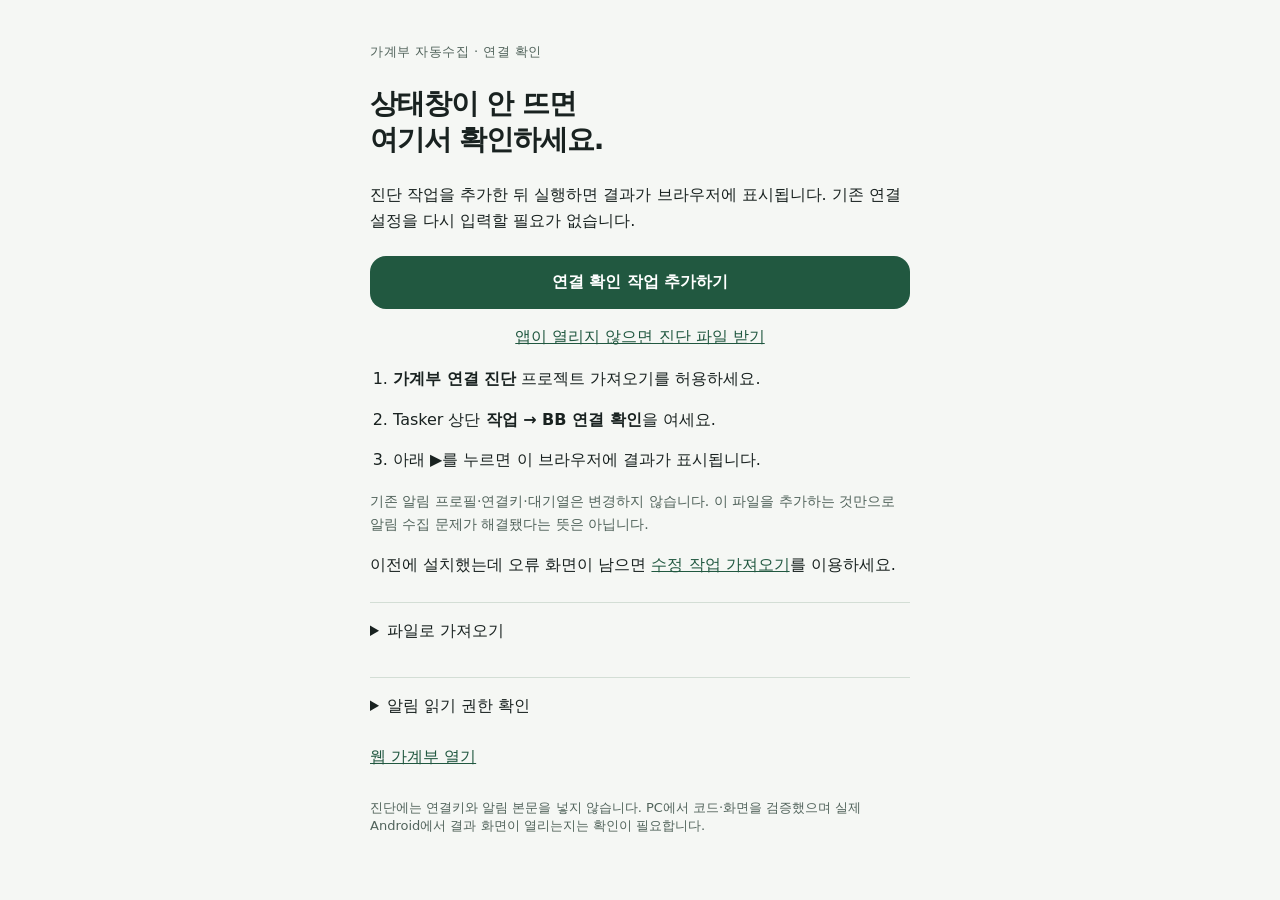
<file: artifacts/tasker-guide/diagnose.html>
<!doctype html>
<html lang="ko">
<head>
  <meta charset="utf-8">
  <meta name="viewport" content="width=device-width,initial-scale=1">
  <meta name="referrer" content="no-referrer">
  <meta name="color-scheme" content="light dark">
  <link rel="icon" href="data:,">
  <title>가계부 · 휴대폰 연결 확인</title>
  <style>
    :root{color-scheme:light dark;font-family:system-ui,-apple-system,"Segoe UI",sans-serif;color:light-dark(#192220,#e8efeb);background:light-dark(#f5f7f4,#151b18)}
    *{box-sizing:border-box}body{margin:0;padding:28px 20px 48px}main{max-width:540px;margin:auto}h1{font-size:28px;line-height:1.3;letter-spacing:-.04em}p,li{line-height:1.65}a{color:light-dark(#215840,#a5debc);overflow-wrap:anywhere}a:focus-visible,summary:focus-visible{outline:3px solid light-dark(#1c6dba,#88c6ff);outline-offset:4px}
    .label,.muted{color:light-dark(#51635b,#afc3b8)}.label{font-size:13px;letter-spacing:.04em}.muted{font-size:14px}.primary{display:block;background:light-dark(#215840,#a5debc);color:light-dark(#fff,#102a1d);padding:16px;border-radius:16px;text-align:center;text-decoration:none;font-weight:650;margin:22px 0 14px}.secondary{display:block;text-align:center;margin:18px 0}li{margin:14px 0}ol{padding-left:23px}
    dl{margin:22px 0;border-block:1px solid light-dark(#d3ded5,#3b4b40)}dl div{padding:16px 0}dt{font-size:14px;color:light-dark(#51635b,#afc3b8)}dd{margin:5px 0 0;font-weight:600;overflow-wrap:anywhere}.next{padding:16px;border-radius:14px;background:light-dark(#e5f0e8,#263d2e)}.next p{margin:8px 0 0}details{margin-top:24px;padding-top:18px;border-top:1px solid light-dark(#d3ded5,#3b4b40)}summary{min-height:32px}footer{margin-top:28px;font-size:13px;color:light-dark(#51635b,#afc3b8)}[hidden]{display:none!important}
  </style>
</head>
<body><main>
  <p class="label">가계부 자동수집 · 연결 확인</p>
  <section id="install">
    <h1>상태창이 안 뜨면<br>여기서 확인하세요.</h1>
    <p>진단 작업을 추가한 뒤 실행하면 결과가 브라우저에 표시됩니다. 기존 연결 설정을 다시 입력할 필요가 없습니다.</p>
    <a class="primary" id="import-status" href="taskerproject://H4sIAAAAAAAAA6VX70/bRhj+nr/indeipF3sBCgdxDaC0lZUU5kakLYSiA77Eq44Z+/ubGA0Eh+iqVv7YZNKy6YhdVo1pn1iK5sqrX8RMf/DZPviOOGHqi4fbOfe5973uefee/1an95qORBgxolLDaWslhTA1HJtQpuGsrR4p/ipMm3m9EXENzCbQwIBZ4aigB0QQykrIAJDmVDH1PKYYub0z5n7CFsixnjMfVRSIMCGMqqYOkUtbJ4c7Z686XT/2YXw5dHJX0cQHna6T3/XtdiqC2Jz88ZYqaxr8aOuSYeSQexXIL4RYRRTJ7ZEE9vUaQubs7M9x6c/[base64]/y6Dno0U4T4NVJI6jANu3XNogTTCStSWA2aW5u7cXby3cvzN/NxmJF0QakM/M6WlwTrg0i3vhAATblviUZBL3XnXhvuohxvGA84rERkElNqORtpocyJpW05ZR8etScXLlek3lvofWEMc11XJrGsNc1LSgXNOYZ0V/LUwCXPfWXYrrOMBUXNFUgbmQAVRMbc8lVMDjxwPiFiQXyFKQuyqnev6aQ6z6Bt5+jx3WVpdnig8T2mq9uLJTLn0yXpqcaA/x6Ts9l4G2ulwqTqJiY2VnYnx4ro0DYuG6cDcwfa/1XOqtv8d1Yp9xV0h3digbzuTUg9szc1/KWbFQ5/qflu6j6dtSvl66byIiBjI5+rXjexssJKx1yNcLsNPOHIi4tNoXZ2c/[base64]/QygROD+HBO7VEUzFcnmlMCA0xZsQYVKrKtz56oKUN8nGnklmw4AykU2uPhFEgpO9wA7H/QIptSDUxlsLDbkFUofus92Tt0dT2UNQKpwJZdejRO+r/T7+9551f3sXHnSg++b45Hj3dG8/PNyF7h//nr54Er44Dn96rl4W1UKe8BnutSSXRc7UuF7713kdvtqD7v733e+eQ3hwHL7qyA4uPNiXi4Y+xaSrO907hvDXd2HnbZbcIKu4QHwgqac/n77ch/D1D+e6jgrcmZciw1H/kWLO6dzS13Gm1F1Pj0fayaUweZIHIHFrlyJiVgN2lLHGXTxeejB/y215LsVU5JGIj4XsLxLk/+tQ02jJ+iu5diFfqFzWEV/ciZYv6ETLl7WQo8MtZGn8w9r31L8WfWiYueSefPKYuf8A4Lf+6ScNAAA=">연결 확인 작업 추가하기</a>
    <a class="secondary" id="download-status" href="[data-uri]" download="Budget-Status.prj.xml">앱이 열리지 않으면 진단 파일 받기</a>
    <ol>
      <li><strong>가계부 연결 진단</strong> 프로젝트 가져오기를 허용하세요.</li>
      <li>Tasker 상단 <strong>작업 → BB 연결 확인</strong>을 여세요.</li>
      <li>아래 <strong>▶</strong>를 누르면 이 브라우저에 결과가 표시됩니다.</li>
    </ol>
    <p class="muted">기존 알림 프로필·연결키·대기열은 변경하지 않습니다. 이 파일을 추가하는 것만으로 알림 수집 문제가 해결됐다는 뜻은 아닙니다.</p>
    <p>이전에 설치했는데 오류 화면이 남으면 <a href="repair.html">수정 작업 가져오기</a>를 이용하세요.</p>
    <details><summary>파일로 가져오기</summary><p>Tasker 하단 프로젝트 탭을 길게 누른 뒤 Import에서 <strong>Budget-Status.prj.xml</strong>을 선택하세요. 기존 가계부 프로젝트를 지우지 마세요.</p></details>
  </section>
  <section id="result" hidden aria-live="polite" aria-atomic="true">
    <h1 id="result-title"></h1>
    <p class="label" id="version"></p>
    <p class="muted">Tasker가 이번 실행에서 읽은 휴대폰 상태입니다. 현재 서버 접속이나 알림 접근 권한을 직접 검사한 결과는 아닙니다.</p>
    <dl>
      <div><dt>연결 시험</dt><dd id="connection"></dd></div>
      <div><dt>미전송 알림</dt><dd id="queue"></dd></div>
      <div><dt>마지막 처리 상태</dt><dd id="last"></dd><dd class="muted" id="sent-at" hidden></dd></div>
    </dl>
    <div class="next"><strong>다음 확인</strong><p id="next"></p></div>
    <a id="repair-link" class="primary" href="repair.html" hidden>수정 작업 가져오기</a>
    <p>위 세 항목을 알려주시면 멈춘 단계를 확인할 수 있습니다.</p>
    <p class="muted">재생 버튼이 다시 ▶로 바뀌는 것만으로 전송 성공을 판단하지 않습니다.</p>
  </section>
  <details><summary>알림 읽기 권한 확인</summary><p>Tasker 오른쪽 위 ⋮ → 더보기(More) → Android 설정 → Notification Listener에서 Tasker를 허용하세요. 갤럭시 설정에서 ‘알림 접근’을 검색해도 됩니다.</p><p>허용한 다음 케이뱅크 앱이 새로 보낸 알림으로 확인하세요. Tasker가 만든 시험 알림은 수집 대상이 아닙니다.</p><a href="https://tasker.joaoapps.com/knownissues.html" target="_blank" rel="noopener">Tasker 공식 권한 안내</a></details>
  <p><a href="https://ggbook.pages.dev/" target="_blank" rel="noopener">웹 가계부 열기</a></p>
  <footer>진단에는 연결키와 알림 본문을 넣지 않습니다. PC에서 코드·화면을 검증했으며 실제 Android에서 결과 화면이 열리는지는 확인이 필요합니다.</footer>
</main>
<script>
(() => {
  'use strict';
  if (!location.hash) return;
  const params=new URLSearchParams(location.hash.slice(1));
  const connections={ready:'통과 기록 있음',waiting:'연결 시험 완료 전',missing:'저장된 연결 설정 없음',invalid:'연결 설정을 읽지 못함',script_error:'진단 결과가 전달되지 않음'};
  const statuses={sent:'마지막 전송 성공',send_wait:'서버 전송 대기',capture_error:'알림 내용을 보관하지 못함',config_error:'전송 설정 또는 이전 연결 확인 필요',testing:'연결 시험 중',unknown:'확인할 수 없음'};
  const connection=params.get('connection'), last=params.get('last'), queue=params.get('queue'), at=params.get('at')||'';
  const valid=['1','2'].includes(params.get('v')) && Object.prototype.hasOwnProperty.call(connections,connection)
    && Object.prototype.hasOwnProperty.call(statuses,last) && (queue==='invalid'||/^(0|[1-9]\d{0,2})$/.test(queue)&&Number(queue)<=200)
    && (at===''||/^\d{4}-\d{2}-\d{2}T\d{2}:\d{2}:\d{2}\.\d{3}Z$/.test(at)&&Number.isFinite(Date.parse(at))&&new Date(at).toISOString()===at)
    && params.size===5 && [...params.keys()].every(key=>['v','connection','queue','last','at'].includes(key));
  const show=(id,text)=>{document.getElementById(id).textContent=text;};
  document.getElementById('install').hidden=true;
  document.getElementById('result').hidden=false;
  if(!valid){
    show('result-title','진단 결과를 읽지 못했어요.');
    show('connection','확인할 수 없음');show('queue','확인할 수 없음');show('last','확인할 수 없음');
    show('next','Tasker의 BB 연결 확인을 다시 실행해 주세요. 주소를 직접 수정하지 않아도 됩니다.');return;
  }
  show('result-title',connection==='script_error'?'진단 결과를 받지 못했어요.':'휴대폰 상태를 확인했어요.');
  show('version',params.get('v')==='2'?'진단 수정판 2':'이전 진단 작업');
  show('connection',connections[connection]);show('queue',queue==='invalid'?'대기열을 읽지 못함':queue+'개');show('last',statuses[last]);
  if(last==='sent'&&at){const node=document.getElementById('sent-at');node.hidden=false;node.textContent=new Intl.DateTimeFormat('ko-KR',{dateStyle:'medium',timeStyle:'medium',timeZone:'Asia/Seoul'}).format(new Date(at))+' (한국 시간)';}
  let next;
  if(connection==='script_error'){
    document.getElementById('repair-link').hidden=false;
    next=params.get('v')==='1'?'이전 진단은 상태를 읽어도 결과 주소가 초기값으로 남을 수 있습니다. 아래 수정 작업을 가져오세요. 이 화면만으로 서버 연결 실패를 뜻하지는 않습니다.':'Tasker의 BB 연결 확인 작업에서 2번 JavaScriptlet 오류와 3번 URL 찾아보기의 패키지/앱이름이 비어 있는지 확인해 주세요.';
  }
  else if(connection==='missing'||connection==='invalid')next='기존 가계부 자동수집 프로젝트의 BB 시작을 실행해 연결 설정을 확인하세요. 진단 프로젝트에서는 설정을 변경하지 않습니다.';
  else if(queue==='invalid'||last==='config_error')next='기존 연결 설정이나 대기열을 확인해야 합니다. 새 연결을 만들거나 대기열을 지우기 전에 이 화면의 세 항목을 알려주세요.';
  else if(Number(queue)>0)next='알림이 폰에 남아 있습니다. 기존 프로젝트의 BB 보내기를 실행한 뒤 BB 연결 확인을 다시 실행하세요.';
  else if(connection==='waiting')next='연결 시험 성공 기록이 없습니다. 기존 프로젝트의 BB 시작에서 현재 연결 설정으로 시험해 주세요.';
  else if(last==='capture_error')next='알림 내용을 보관하는 단계에서 멈췄습니다. 케이뱅크 알림이 상단 알림창에 실제로 떴는지와 이 화면을 알려주세요.';
  else next='전송 대기 알림은 없습니다. 케이뱅크 알림이 웹에 없다면 아래 알림 읽기 권한을 확인하고, 케이뱅크 앱이 새로 보낸 알림으로 시험하세요.';
  show('next',next);
})();
</script></body></html>
</file>
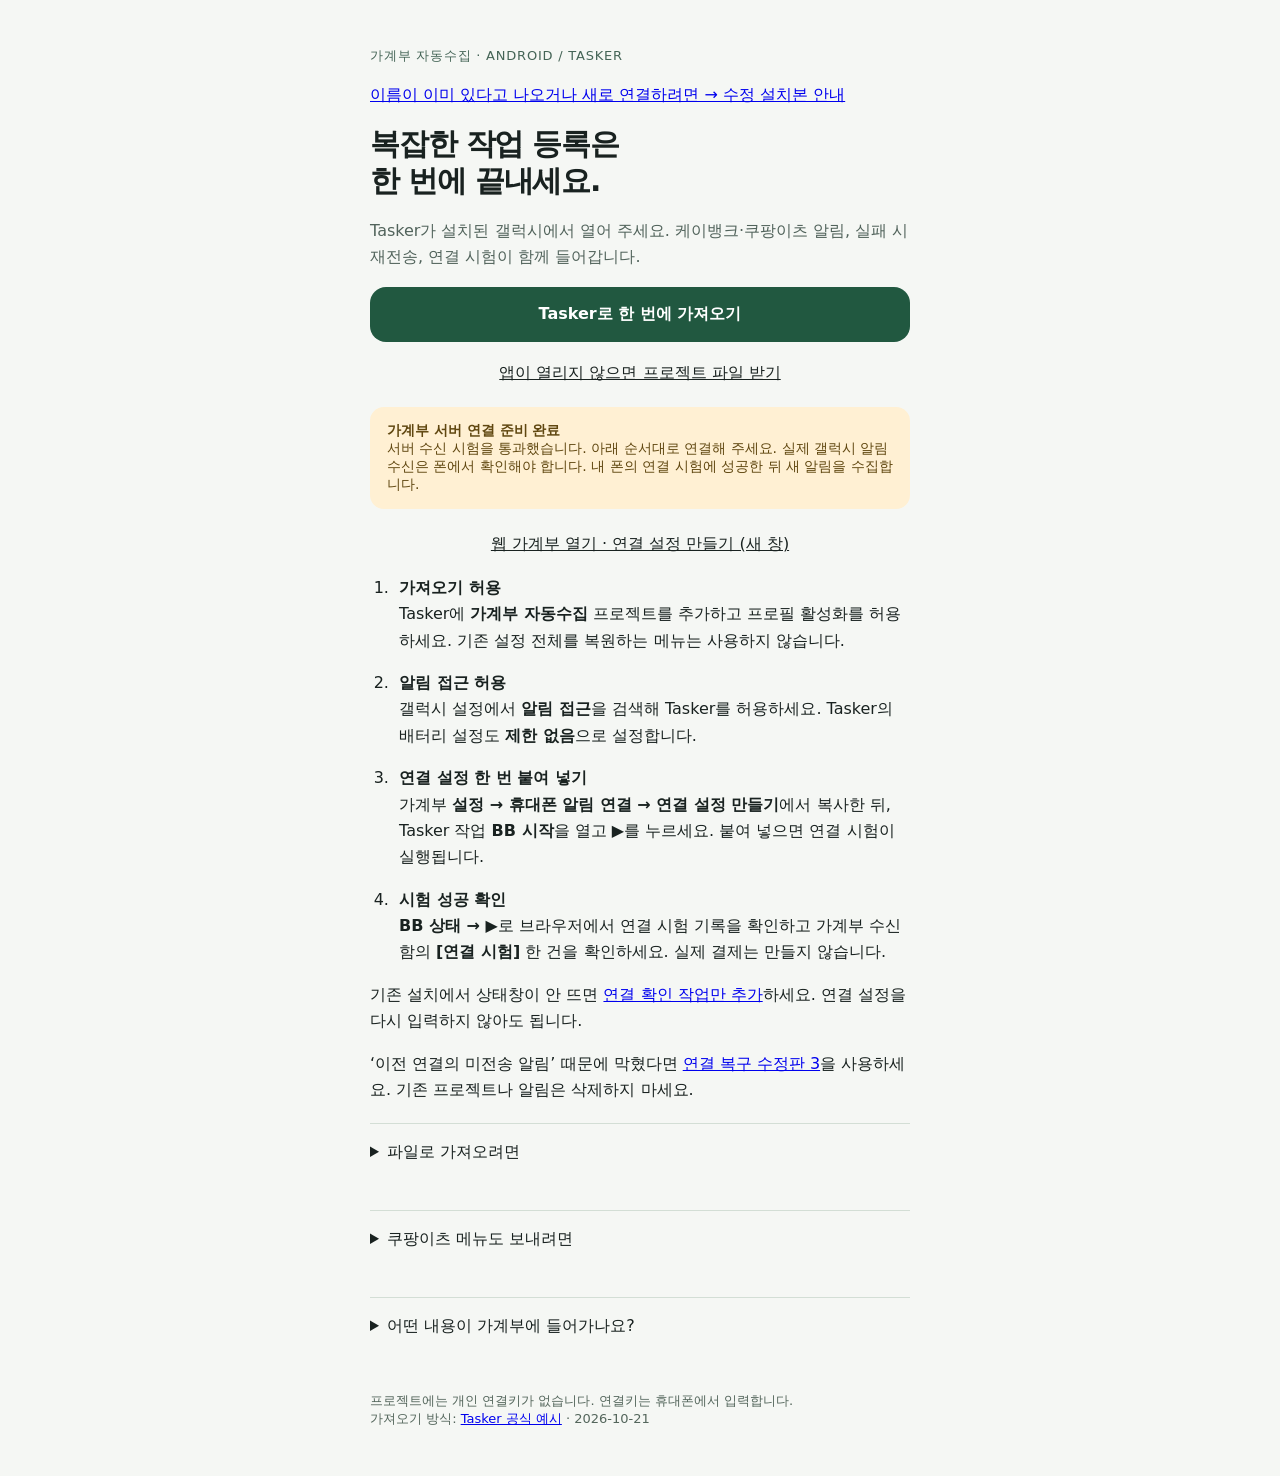
<file: artifacts/tasker-guide/install.html>
<!doctype html>
<html lang="ko">
<head>
  <meta charset="utf-8">
  <meta name="viewport" content="width=device-width,initial-scale=1">
  <meta name="color-scheme" content="light dark">
  <title>가계부 · Tasker 한 번에 가져오기</title>
  <link rel="icon" href="data:,">
  <style>
    :root {color-scheme:light dark;font-family:system-ui,-apple-system,"Segoe UI",sans-serif;color:light-dark(#192220,#e8efeb);background:light-dark(#f5f7f4,#151b18)}
    * {box-sizing:border-box} body {margin:0;padding:32px 20px 48px} main {max-width:540px;margin:auto}
    .eyebrow {color:light-dark(#446456,#a5c7b6);letter-spacing:.06em;font-size:13px}
    h1 {font-size:30px;line-height:1.25;font-weight:650;letter-spacing:-.04em;margin:14px 0 18px}
    p,li {line-height:1.65} .sub {color:light-dark(#51635b,#afc3b8)}
    .primary {display:block;background:light-dark(#215840,#a5debc);color:light-dark(#fff,#102a1d);padding:17px 18px;border-radius:16px;text-align:center;text-decoration:none;font-weight:650}
    .secondary {display:block;text-align:center;margin:18px 0;color:inherit;line-height:1.6}
    .status {padding:15px 17px;border-radius:14px;background:light-dark(#fff0d3,#3d3020);color:light-dark(#604710,#f6d69d);margin:22px 0;font-size:14px}
    ol {padding-left:24px} li {padding-left:5px;margin:16px 0} strong {font-weight:650}
    details {border-top:1px solid light-dark(#d3ded5,#3b4b40);padding:18px 0;margin-top:20px}
    summary {min-height:30px} code {font-size:14px;overflow-wrap:anywhere} a:focus-visible,summary:focus-visible {outline:3px solid light-dark(#1c6dba,#88c6ff);outline-offset:4px}
    footer {margin-top:28px;font-size:13px;color:light-dark(#54665c,#afc3b8)}
    @media(max-width:360px) {body{padding:22px 16px} h1{font-size:27px}}
  </style>
</head>
<body>
<main>
  <p class="eyebrow">가계부 자동수집 · ANDROID / TASKER</p>
  <p><a href="reset.html">이름이 이미 있다고 나오거나 새로 연결하려면 → 수정 설치본 안내</a></p>
  <h1>복잡한 작업 등록은<br>한 번에 끝내세요.</h1>
  <p class="sub">Tasker가 설치된 갤럭시에서 열어 주세요. 케이뱅크·쿠팡이츠 알림, 실패 시 재전송, 연결 시험이 함께 들어갑니다.</p>
  <a class="primary" href="taskerproject://H4sIAAAAAAAAA+19e28bV5bn//oU15ruBmlRVaReSSiSgl/d6+5M7ImUwW5ERSixrqSKilWVqqJsxRSgOEygjjSIM7FiOZG88rYT2w3PLmMrtrKrngHyUeZPVRHzFRb3VXXrQUpyHghmLiBQZN33veecex6/Q5Ymrtd1sAxtRzONcn9ByvcDaNRMVTMWyv1vTf1+8NX+iUpfaUpxlqB9UXEV4Njl/n6gLmvl/kI/cJfL/WPSsFQY7q/0la7a5rymQ1zHss350UK+0A+WYbl/qL9SmteVBacyki/J5F1JUyuoRknW1Eqprqn5yuhQfqgk47clow4r588D/3DN3933vv2o88ET4G9tet8clmRUVrq0DA0Xj1UzjXw4Ts1UYWVkrFCS8buSZWuVfElG/0rnLAu3UOyFfH+lpFjWBV1xnEpJDt8qlnV1aaFSM+vS0pxiLF3T3EXJqSu2iz7hmqi8pCtzUK/w8yvJ5FlJPmdZldKka7PB6DYM91dK8qRrR8qGepQN9ygb6VE22qNsLF52mW6jYi+80g+WFb3cn++XKyUZ73ClJNNzraQd8NCxBzwUPeDh+AH/215n876/u+8f7P3iB1wzG5ZiLEh1c07ToQQV10kcMDe//4oHPHzsAQ9HD3gkdsCFUe95C/j3nvh7Lf/j+/Rwp7Q6DM+2UppfrAwWSvL8YqU0Xydv65WSDa3KUElG/9D7ZUWvFEbxZ/S25JJG7mKl5JJGbr1SklHf3KqwYHoX1ly2rHc5YjKUOqwctdeOnrW852vAv3fL+/Suv77tP/ysJOPCkqWpDpZUOUTNObJi/LDk4qIhVDSEiobyw+hlBL2Mopexkozr4NmgOVBpiqfiKs4SatxPdnKIyULGGRs7/r3P6H4h6i4EVF5zNdMgZ1pz6WpeYaxRGHqNsQZHFfmAKuSzYHJRsaEK5laAuwiB4yquVgM6VBegnQNE2gOnZmuW6wDFUMEbpgqBCx3XkcBZuS8z3zDIFDK2abo5MK/[base64]/uDQJyuAKXqE0b0P4PsygxgDgq2fWMF1tXqspqOMi7bLLxUQKc7gxkmNd26bIvERbp2ZDeJpWtHjWtFVos3bXrl0L2tXMOnnYB8BqdryvD4Q7ZkNVqblT8LqbceF1l+wfALIMhvJDY4OF/ODQGPBvPvG/fOzfuwX8h2v+xo53fwcctXf83QN/b8t7tg+O2mveN0+ODtre14fAf/CZt/Go88W6t/FAAv5Xt7wnB/5uCxy9OPA211Bb79n+0f5aZ2sH1WDjZTrbB/7zHSQJOtsHnbvbqI2/0+ps7YPO1iN/fRtJCP/pvvfJbeDdfHT09BHwPruNusjiPmzoNmwDUGpCq+EoGRGCsRAQES4tgkn8FK8cTEzQquQV88ZqZK/gdddWau55RVeMGozsF6GruuLWFiGi/2lJklC5hB+d0/WM7N+77W/drzpnp4v/cfjlzETVOZsZnJiuqjlpZiBbdc76X92akBeyM+Ncj8uK3sAdGvAamIQuYVkA5k0bZLhBAeJeMjqbEuHsM/[base64]/YGc2wGsGx4x3GT0CzCfAbiar0ZIF0A5tNcIZKGss2XRPRqLSoOFeuGVdt04K2uyLVFF3PMMmUo50taYaaDTshDy2ltqQswFl0ReJhWKvpsNFM2IgyBCmDaBGzmsqJWJ41uPnK70wrg++fG3w7P/iaNFscnLlRyBWGXl1lJBPtL9tlPMxa6WPhUcJakmtr9Uw2XCZ+qENjwV0Ev1twx8FYPp/vMkxNsdyGDdVZpdtokZVV1Rsjq4NV9cYQfZ3Cr0XutSphHnk7ulxuHG7FZwJS/L1maC7MXFRcKFmK7cCUdlxDxNWobkotyTUvT16hAiqLF5WoFHYkI1n8zW7VOes9Xe9sHzT93cPOl5v+l4/Ro+9bXnuNFlTnrkxdrc41vWf7/tY6Ejt/u+19viNr/DKxaAsFibtom9fwZC/ZtmlnyI4iTW1jr7PFTAdALoOj9hrwt5947dve1/v+wzXgb33ib7X8L29LnGRlYoGwuw2dho7YnY1ImagICjnASKwYI+EcQIRe5DglR1vzDFJMYZoc4DaxmNxX1g/ahiJ/RXKEGQi+ql01JkLhVzXoKik9k9Ne5YXbHLlAADtR+nmWCb1yGQRqD5iIXzvcCYFiag/jgWxK7f9MpH9OWDJFjM0vZCQD0zfHtgnZS9tg9g2EbvAQs28odI8nLXxX+rv7p6AkWQZXbehAexlizdq0tQXNUHSwXACWsqKbigquLUIDFdoQaA4wTLZUJG5regP5XoCpq+iGsTXoSMFG8luCrgl+20L64/SNpA5Jp0xpPXHobCqRK47UTd5JlrJSh4Z70Vbm3Qzmh6gioqICxE7IvGg4RXqKEKrOrA2XNXiNKpD08iuiNeWAqriwyN/hOVCHdTP2qKYYb8KaaauXrlvQcGBxXtEdGKFwonwxEY0nKPVWyLg6xYgaERIzqYL3+cwJ9plRGN4LyYaKYxqANfP/cug9OaASCymUR0/b/t4O8G7u+3f+xd/dBn7rgffXj/w7t7yHm1QB7mztI9oD3rOW92kL68LPsS7s/dPtztZ2GoVSAiWGEFqE7L945H+82ezc3faerze99nbn7ja9YmJSN33iuPkPL0h7f3cN+B+uc1NBOvj93cRssBp+b5su07+7BrzbbVS/c3fL3z1AOrb/l0O/ddBz6rv7/r1bTf//3kI2QPvbpvfNE/+rTe/znaa/94H3zd9Osw7c1w8vOts7nQ936Q2Cl3P8Uta3/Xsf+TuH3v0dfA7YbwC8z79Nq95tMZ3bm97/fOJ/8gBdkO0t/5MHzepA8P4UKwk6Ii0x7Xx16+hgHSDn5Kd30aK8m/vA+3QdWzTb/xstDJPch2gX7tziVvXDC7J+/86t01HV7r7/dL/pf3z/6GD9lMfwdP+HF6RhdP+95y3v6+2U/d94gFjF/3gTKRa7h97jfXD0bRuRl3/vI2/va7Sk1g7wH37g730WHOOJKOzeR0cH603/+Q7+t4sMwlOs5uhZy/9fm2gWpAe8nu/3vc93OMJH5umz77xbe4CYlOv+F/vAv4OsVzLrY+iv29yPvm37e+tNf+NBZ/NR099e9/e2mv6Xt/2n/9L0N/bQP29z7eig3fS31r2b+02vvXN08OcmodsmneDuYZOwxGmWjZtivetuy/vLpndrhzEUZhLK5N4tbiXUBkfCjYk1snLQ2XqM9vG0BIi3ebrqYOP2bMb/5Ht/9yCD9Es8p+wEXWH4JPObJq2fH3xtJssvmK6Wu2TlaVQJveRmzhJjOX2HZBmcA+SOQzeVqqFLLQcM0wUKUiu1eQ153xRjCbi2YjgKvlEl8CcILTD5D6/T2wksKC4EmgGcFaMmRXY/fv+hi85uwPGefMZTIeh81ULq9/Y6z0+IXrfu//DCu7nnP+QoFdGm93wNeVaYsN4B3j8/OClj9eZ/fl4vTyrYJXMctfCKDZ5MUq/RDMdVDJc4Cngjm2oS+PnLGXiZieJ0vjBTVZtD0/nB4ZlscTo/ODpTVdl/5CSRqIski1wmbzenBwZnMhPFfFVtFqKNcFFhpJjPBy4UMufAo/GG8gavEanKCvXiYHsPV5YcXavBTD4HCvksGKBrmsrni/hPyufzb0cUXexuiNuaqrIiLUAXOd4zWax/oycR6zE6ENq+5PjJidPPnC1Llpg8NuwNuoLcjxmqmeYA9kY6EUcJLUs3IGihxBw1zSaIPqKumzx/ziRA1KSOTmbDsnZ1aNcWFTJgxDPFdXHOtpUVSXPw/wybdJpNz2gzmJVl2eZywqQ/I09JZwPqqapVtYheAjJJaZ6YXyjN6BncAFSRZ/ZYQpNnFiZvVQfiDzkQydKkeU13oU0WCsrYLsPvkxJ3mjmg8d4y5T/ycDZ0Rc9IxIKCDulbsnTFnTfteoosp8xM6mlqN6OAa8GqRtxB+WTPpB7ZK65bS9HUiJDgmiQIkfRRU2x1FrWjBlrKMtIr4mGjlJtym/WmEbqDuNOu1Jvm5WQ0GukgCwZBT+KlnFUYBWfBWB6cBYXQ0caNciZojde8qCGeTN2OeFGyHZJBsQZZXsiFpEuPPNuNFRoG8XurUT5AvSQ6iTmd410p9TltoWE2nGhXhJkox3BMFfijSQUcnmaMFpA/R4VJpgEs5MAHumlRMVLEX6RkOM2FdcTXKQJMwmVZMAG4j4zz0QfK+MyDip8cy4OoGvNpgSKYjiweuQmQtx5vQi7K4Y5r2rC75c9Xipr+OSBJZPLMm80Wcd40dagYWeldUzOozwj88AIw11vonHMGQtdcUBzce6/ms5G7joldRhcvS/BkxynRsUOO0ml3Uc68j7h/7Pdk4i8HGFkVY2RGHDWsZU1x4YJpr8RrnYwYvXbb23jifd+KU+KHu527O8HzcJrEzzbLrttw29iT0AWK9YaA/cJoRzTIkuN8rrmY/zMXcX7lON0DjYDCm/JZcKk+B1UVqkiBD6L5ErhgGgak8XtYsyGKsNsQQMOFKCRvGvoKMLGDEFgoUh0PuB8XXV5WbOINBGVg2WbdciltBiAHahp7z77zbz5Birx/p330tI28Tf7eFvIPeM/v+neeAK/1F3+HafVVg5SDf//4n0FnZ9/[base64]/umYsK7qm0q2I2BSyDCax7MXUj0h/XoO66oCGw6FUoIHkCBP45LhvsC0vxo4gB8LdKSb2i8kNfjuKKVuUA5G1FtM2gN7QiAodZRmqoEzhIXTd59+6+IdLU1femjp/5b9HVo1avNeADWS8nyFNm03WR0Adv022BxNgegYUeVrHrXhaj17JeBhsUuB3vApbBkP5/HFnhlslJo+iFKmLvXDljd9f/[base64]/TTW+TxPf0oCkwfD9FgeFYAzOuKs/i6aSywSCW+cXGkskW85htPvN1DBmYk/lfv2XdH3z3hvWPb/hc0lnTzEfZSB/GPJErqsbeBoVQRng6VVvZ5lf4nmzBv2peU2mLaPiSgeFIM4kJqjmOsGHfI+AjtOl24938OCKiUqSFUZgxExRzzah21d5AH02s/RpERTslBi8d7SJfs3Tw8+n7T//L2BIukB+sN+jpo+/f3j54dgqM2Dq8gJ+Te1g8v2Mfu2hZVsw6Bt7WJHZrY3Yn1rvUWijIzhavL0HStKEz45WM0g8sXke/T39nzH651traPnu3lUNzH32sB4u337+yjOQVaG3ast7/173wUniwgUb3O1jaKpXjt20f/esBI5ZPvosefjR07u8XIrtcVK+XIYxTDQI+K42gLRubGKsVY5MCNE1y5AVGsxsPv55ADd3Be1xYWXaoygLqyAhxX03Wg1JYM8xoGugLFoGH29xrQcSVw0cQOemQsLECguQ5394dBeITZfbNhIEnErrzzhGT2AyWXY9Y4q/KVcbBk40Hniz8jLzsfhsMPET97H+x6N4mn3dt44G/sIDPC+7QVdbgDJgDWYucWsHiMbfnTC5Fxx2ktWEIFespx1z5xr+hq973wH6x537fQ2gMr4sMPOh/iIBLCW6xt+nfWAxnFlo+25idfPlIjkMC/3EWhmbo0OXX5YlKhgQaGa5TBmVAJ4TSAU9wFASYOaUNkKqHwI/cbGSzcTzQD3AyUj5enIf8xWBOPaqIuStR8EA0+GAhS7Hk3zGsZBAajNtnwWBgpCGtiB6CtGKpZj1Wmvo6hbC6YBEZNkaYJsDKzFCMIquQCmeEuJToIh+EhVkHcIwZryxGIFRl1mlmvGzudO9szQVwsjG5utbyNu4HM7BIojwnMmLACqfd/F/0zcqNaDWeRXY0BPoySbZSO4szNKX0OdP/QjdXPn7vwp7eushPgrYr0VjzL54iKTsxZbX6FmovZnh3wEibRATFberbnOTNHN6Nngzcvnbv4P7o6I7q1mpw6N/XWZLRZhFSQGIv0k66k0dr4sif3wLM9Gv8noqz17dGz72h01Xu+1mm1CbiG6mYtQHJTumhkFrSRjw1lcHS9nXJgNBdzcfb6hIFVwb+UMhKLQ/6+2iLIzDL51G39gZPJ31vz732dqpAepzwBpPU93cfKHLkXOGXui2QsmoYLV7OZ7HgyXyqRu8XlSw3RfKkCypfing+z50Mkk4pk5KDcI8VZqiRSfIaCFJ+haIoPn93otb86Omin5fvY7gpOg3JXRO6PyP0RuT8i90fk/ojcH5H7I3J/RO6PyP0RuT8i90fk/ojcH5H7I3J/RO6PyP0RuT8i90fk/ojcH5H7I3J/RO6PyP0RuT8i9yedaUTuj8j9Ebk/[base64]//X+WI9DWxJd4L0G0cGGy6DjXAiED9N0dbw8+OcuGGdNCfuaraX/A4CJ9zu4K4Cbglw59HvrKau3A8/[base64]/TXai6LqEp3RlnrkQyjhuqsLrAQl2I7nVvpeC9IZwXgLhSYP0BtTyk6J5T4P5xZFSHCI9Kax3GqMIKMLo5DBe9NLHoLanzcn7eTLyXiofLx1EyX1ROcl7IR5d5HpFEKjPd4HfPgywpBRxiUH1vPuuC0CyazCUHwqnkrSO64rRci/9hTuIaOJAYG/GbqxkDu+PyFG90WPBcfhpMj/60aG/t0Zzm3sATk8L9E4Fef843PTJL4RCMHWMk+3jU0K6aW9YHBJdLxsFH5MWPPgYPyHgY/[base64]/coOEYXB9DSp2XWMox144/[base64]/opfzO9LnBt8mcpNnBmYHYIGEvwTC9AXkqXNZqcNY1l6DxI/F4GHe3l4TlnQCUSIEDLw0cZGvFJDOdn4lV754c0Wt9SDvaa9H1IC8rIeLAdbyPQCHIXUFcethPQdYK/[base64]/dc0hrbX5fu4xflQLQYolfdGp/JY70pKMnpRMC329qmlVSvaiU8mXZPSvJAf98O/RUF3XNxRb3/BwgJp0YAWHE0uyAyul8w1D1WG44ErpHxXdwZ+XFR3vIKkS2ZgCv/fcxgwFK/xtyHjJYx1OVKP8l6w6Et9qrmw00Q3itWS9sR59vNKDwl6lqxzOx0jsNZ4u+G3JdysodCsY4gu6HObw6SGwbzYMoMy70Ab/bWrqKngTvteAjssH4SES/I4E3oDL0AY2rJvLECgGaBhKbckwr2G8rEps0piCqdSWTq9fnlLzowo/FV5Uc0ixCXrhWFOqF0E+UBZZCfpMFH32JDXVjTNXuhnaYZW0ZDd82/Hilmp4wS3oQMO9nMwCDO+3YzIBg4rJ+D521qANoBZIHikP5AHO9RgmT84EO9BsBrshmUt4m1EIJtCx6Fz5ahHgGymPa7FMP++txEZU+1D1mZ6Jq7A/v17+skkPyUyxCIaE5RhG1BVu3wiOOMtf/DzTRe/9X/DaHPkxkoiTK9iIvWLoK0Ah7gUkkTCwKFINxzKgoczp0GGAstMm13KxLW4nu1scqZVYTgo9vnSqoHpSxI0foboiQMpPq+21Xhw9OwRcEhXVmI41HdKWc5x44HwSaS1S+G/q0uTU5YuJSEk8CYzpgBs7nTvbmJ22Wv7DD4Df+vbo2Xe82r/NrAX0TfM4aYVaUGy5LKUUFEYRJuIhArYDb+OBv7GD+vc+bXW2HnsbGO8e2Q4+5MkMipOfjvdw3X+45j38M0tjI1Nn4hMMgG5ZfvG8jl/2LH5yh8BPnNTG5/CmnwZJ5aeHkWqp9mrNb0oMEj+emq/ot3a8py0QoVh62GeI2bITQmw/O3pxCI6eb3a2djBL3lnHyLRtnAONDNwwYeuvj/zdf0rS5S+RcRUVzKO/IntGqS391ObMWNycyR+3um7GSsqGx+sPd3k+cgJV/ZXEOYy+7ExTzSp6Psfl3Y0GeXej0Z/5IKBM8uUAp8+9+9Vue9ycHxkqsJmewsA9oS0tMhBFBqLIQBQZiCIDUWQgigxEkYEoMhBFBiIQGYgiA1FkIIoMRJGBKDIQRQaiyEAUGYgiA1FkIIoMRJGBKDIQRQaiyEAUGYgiA1FkIIoMRJGB+Iv/tAn9WYv/HD9qwinKijarWNYsdXoTjRn3Q5mPpDQ2m90rdgs809nc4HFUJO3j2B+coG6BjQedL/7cJc8jhD2LX2gRv9AifqFF/EKL+IUW8Qst4hdaxC+0iF9oEb/QIn6h5Rf9hZaxACk+FkWK45mfHiI+OvJKT3B0kPSMre/09OBw1eRrKWR5YWHONJckS1mADkqVlxXb1RDC2ZFdbBEMLjQ0FcqqpiwYpgOlRbeu/91yeQjftiH3lAnoehYnv+IyTN9lzVhWdOQ/rFvjuuK45YaBktAM/EBxy913/6VQ7NzzUZZjHHs+9hKodw6YHk3y7gZTD2wiwFDdCGsN/jgJ5jQDAWXGA6kAFN00ILhmNnQV6FBZhkBzHaAZCPAIVao9Oa6iw8T30QRHDcrgFEYXh19W1AxSArJxJTO8rXFxxM/zMmpditI2ADAEc4JWSFoL3A1GqSww6Oqa4wSDRdSMC+y6w2vresOxy4xrw4GA4sMFVBwaMsTbQdTdbtcs3znT8Um+MK7Lu7R/1u+J6eYET4srJL9D5vgTjn+VzI1CPjeSf20srhDEv1Im7td/[base64]/sk/Z9AOew1KrVYmUrSa2ROxv2U379DJxedFRYQLzkpml774LPUrpGAS1yKNqT5YuRxiuYWXMecqBsI2CPQ5IJqlJMjVbBqF9TAs4qUK1wpNJAm9dably+Ydcs0kBtFIWYW1S9IzR+noQajkfX/LF/oUOilQiZyG9EPNb6M+h6zM/rIf2hfVFyl0vf/ASIBDqNQBAEA" id="import">Tasker로 한 번에 가져오기</a>
  <a class="secondary" href="[data-uri]" download="Budget-Auto.prj.xml" id="download">앱이 열리지 않으면 프로젝트 파일 받기</a>
  <div class="status" role="note"><strong>가계부 서버 연결 준비 완료</strong><br>서버 수신 시험을 통과했습니다. 아래 순서대로 연결해 주세요. 실제 갤럭시 알림 수신은 폰에서 확인해야 합니다. 내 폰의 연결 시험에 성공한 뒤 새 알림을 수집합니다.</div>
  <p><a class="secondary" href="https://ggbook.pages.dev/" target="_blank" rel="noopener">웹 가계부 열기 · 연결 설정 만들기 (새 창)</a></p>
  <ol>
    <li><strong>가져오기 허용</strong><br>Tasker에 <b>가계부 자동수집</b> 프로젝트를 추가하고 프로필 활성화를 허용하세요. 기존 설정 전체를 복원하는 메뉴는 사용하지 않습니다.</li>
    <li><strong>알림 접근 허용</strong><br>갤럭시 설정에서 <b>알림 접근</b>을 검색해 Tasker를 허용하세요. Tasker의 배터리 설정도 <b>제한 없음</b>으로 설정합니다.</li>
    <li><strong>연결 설정 한 번 붙여 넣기</strong><br>가계부 <b>설정 → 휴대폰 알림 연결 → 연결 설정 만들기</b>에서 복사한 뒤, Tasker 작업 <b>BB 시작</b>을 열고 ▶를 누르세요. 붙여 넣으면 연결 시험이 실행됩니다.</li>
    <li><strong>시험 성공 확인</strong><br><b>BB 상태 → ▶</b>로 브라우저에서 연결 시험 기록을 확인하고 가계부 수신함의 <b>[연결 시험]</b> 한 건을 확인하세요. 실제 결제는 만들지 않습니다.</li>
  </ol>
  <p>기존 설치에서 상태창이 안 뜨면 <a href="diagnose.html">연결 확인 작업만 추가</a>하세요. 연결 설정을 다시 입력하지 않아도 됩니다.</p>
  <p>‘이전 연결의 미전송 알림’ 때문에 막혔다면 <a href="repair.html">연결 복구 수정판 3</a>을 사용하세요. 기존 프로젝트나 알림은 삭제하지 마세요.</p>
  <details>
    <summary>파일로 가져오려면</summary>
    <p>받은 파일 이름은 <code>Budget-Auto.prj.xml</code>입니다. Tasker 하단의 프로젝트 탭(집 아이콘 또는 프로젝트 이름)을 길게 누르고 <b>Import / 가져오기</b>에서 이 파일을 고르세요. 같은 이름의 프로젝트가 이미 있으면 중복으로 추가하지 마세요.</p>
  </details>
  <details>
    <summary>쿠팡이츠 메뉴도 보내려면</summary>
    <p>알림은 자동 수집합니다. 메뉴가 알림에 없을 때는 Tasker 설정의 <b>Action → Quick Settings Tasks</b> 빈 칸에 <b>BB 주문 화면</b>을 지정하고 갤럭시 빠른 설정에 해당 Tasker 타일을 추가하세요.</p>
    <p>쿠팡이츠 주문 상세를 열고 타일을 누르면 화면 글자를 확인한 뒤 보냅니다. Tasker를 기본 디지털 어시스턴트로 지정해야 할 수 있으며, 앱이 화면 글자를 제공해야 합니다. 실제 쿠팡이츠 화면 추출은 아직 검증 전입니다.</p>
  </details>
  <details>
    <summary>어떤 내용이 가계부에 들어가나요?</summary>
    <p>설치 이후 케이뱅크·쿠팡이츠가 표시한 알림을 수신함에 모읍니다. 과거 내역을 조회하지는 않습니다. 계좌·카드 번호를 가리고 인증번호 알림은 보내지 않습니다. 케이뱅크 잔액은 별도 숫자로 전달하되, 사용자가 선택하기 전에는 반영하지 않습니다.</p>
    <p>모든 알림은 웹 분류 탭에서 반영 방법을 직접 고릅니다. 수입·지출·잔액을 자동으로 확정하지 않습니다. 쿠팡 주문 자동 조회와 카테고리 자동 확정은 이번 설치에 포함되지 않습니다.</p>
  </details>
  <footer>프로젝트에는 개인 연결키가 없습니다. 연결키는 휴대폰에서 입력합니다.<br>가져오기 방식: <a href="https://tasker.joaoapps.com/import/import.html" target="_blank" rel="noopener">Tasker 공식 예시</a> · 2026-10-21</footer>
</main>
</body>
</html>
</file>
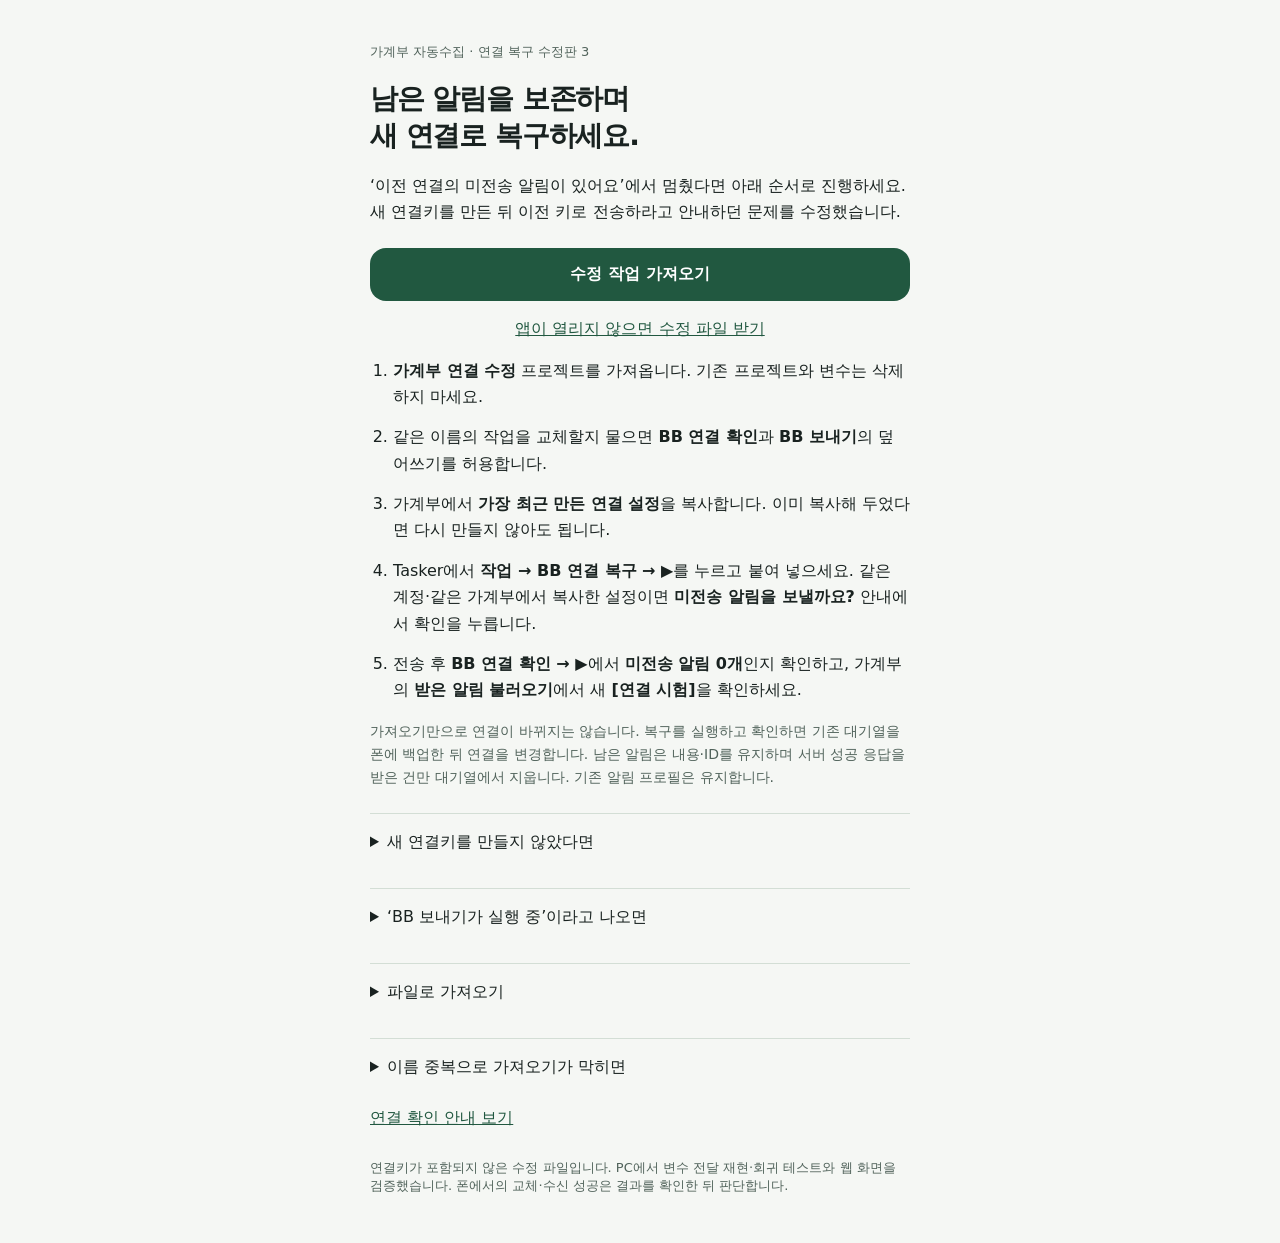
<file: artifacts/tasker-guide/repair.html>
<!doctype html>
<html lang="ko">
<head>
  <meta charset="utf-8"><meta name="viewport" content="width=device-width,initial-scale=1">
  <meta name="referrer" content="no-referrer"><meta name="color-scheme" content="light dark">
  <link rel="icon" href="data:,"><title>가계부 · Tasker 연결 수정</title>
  <style>
    :root{color-scheme:light dark;font-family:system-ui,-apple-system,"Segoe UI",sans-serif;color:light-dark(#192220,#e8efeb);background:light-dark(#f5f7f4,#151b18)}
    *{box-sizing:border-box}body{margin:0;padding:28px 20px 48px}main{max-width:540px;margin:auto}h1{font-size:28px;line-height:1.3;letter-spacing:-.04em}p,li{line-height:1.65}a{color:light-dark(#215840,#a5debc);overflow-wrap:anywhere}a:focus-visible,summary:focus-visible{outline:3px solid light-dark(#1c6dba,#88c6ff);outline-offset:4px}.label,.muted,footer{color:light-dark(#51635b,#afc3b8)}.label,footer{font-size:13px}.muted{font-size:14px}.primary{display:block;background:light-dark(#215840,#a5debc);color:light-dark(#fff,#102a1d);padding:16px;border-radius:16px;text-align:center;text-decoration:none;font-weight:650;margin:22px 0 14px}.secondary{display:block;text-align:center;margin:18px 0}li{margin:14px 0}ol{padding-left:23px}details{margin-top:24px;padding-top:18px;border-top:1px solid light-dark(#d3ded5,#3b4b40)}summary{min-height:32px}footer{margin-top:28px}
  </style>
</head>
<body><main>
  <p class="label">가계부 자동수집 · 연결 복구 수정판 3</p>
  <h1>남은 알림을 보존하며<br>새 연결로 복구하세요.</h1>
  <p>‘이전 연결의 미전송 알림이 있어요’에서 멈췄다면 아래 순서로 진행하세요. 새 연결키를 만든 뒤 이전 키로 전송하라고 안내하던 문제를 수정했습니다.</p>
  <a class="primary" id="import-repair" href="taskerproject://H4sIAAAAAAAAA+09/VMbV5K/81c8uN0tyRYzEmAnERKUvzbn3ZztC+TqLohQD81DTBjNKDMjbGJRRRwlxQa2QjYmxo7w4YsT7C3vnWKITe7Yuyr/KfejZlT3L1y9r5k3HxLgOLn7QakUWO/1++h+3f26+3Wj3PiNsgYWkWmphp4fyEjpAYD0oqGoeik/8M7kbwdfHxgf68tNQmsBmRehDYFl5gcGgLKo5gcyA8BezA+clYalzPDAWF/[base64]/p0H6GtQ+H2s+K8DKleZj2mRDtM0NvcNpbaGwOahbKyVank5BPgXNV2wCXbqg2QDcqhmlbwJ5XLfC7CTCr6piZR4GF7LeMItQA1AwdgetGVVOAhuAiAqptAVXH7IUUvNkqApYNNSSBU3LfIjRB5KhBHiTmqjpFIpEEN/sA+A2sGNZo1cKDTbVo08+jfQB4kCaCSgLzOh0BAJ6cLpgHJc2YhRrtHiW9JrKrpg7spQoy5jhcPs9WwqvoJfpvQM6X/GBw/R7crxnIaYCnBuMMIMu6/W0u99EN+VwG+Bxl1bK8xUYZnAUXkXLB0OfUEshT3CjA+Xcuvnlp8sLVK7+9/CZtIQipcyAhjOE0iFnO42K+HAC2ucTgvU3SdX83cfWKVIGmhQKTjzJYvCiDFWgkv0cFsiAX5Ck4+GF68I3p0wXJqlbgLLRQQSoaBdlEll2QFzMF2awU8cciUhfRTGXe0NEMWkS6/StZspFlswUkpCsVQ9VtUKsFiJtkewHiFtipsqGV6qymFmcW0NIxTlh+b+rc4Lt029LM4PTNTDo1kn7j7HJoP/6ksTuQ35tKD74BB+emb54dCY9V0KJaRDO2sYD0Y+HTdTb/jGdUJTJd0jvZEDdEeOrtS+cu/hMbRQgVO/84mx4PX2Lk4+x+Hap2gJPxf8vk9zIoQrs4DxIzSXBzWRAIolqVztzp86YHHWTMCB5X35k8f/UfOSIePaamBXGhvHvONOGSpFrkd4LMnRTJTlokDeklex78RrNH82AonU76e54gTJQQ4cj0EWw9kZ4gai6O/BOT5ybfmRD2iMfga8ajjXfdiIoC+v0hDYJ03CWsKpXxphLye87uqru74uz+Abg7dffTB8Ctf9/a+yELEgXl5sjyYEG5OcR+TpKfWeFnQSooN4eX303+SvY1D15LINyVankWmZJq/VbVVRslLkIbcT2CdHsqM50MEFpH1wGG8Xol27g8cZWRl3Ij72LcEKAM7mPYU4IwYHoWSLOQryAZLVRdQTeuzrEjYHRw1ldaB82sKATpZGQpZQYzuk/t48y/ue58d+hu14Gzt9/aX2lvbrm7K8D583+0v1p1v9p3792Wuq1ahBW7aiJuknRbWdBx3BCsP3R3NoGzteF8dhu42/vuTp1ZcO72FkMa+FukVl17cx+43xy69QNxc8FdEQXxkptaa7TvbAH34RexU2MFF7kUTYTtDw8mxnLzrmNB1Z32xMOz5DwwJskBEGLaeRBkV4F+KPQSex698/[base64]/zVnUFzak6Ypc0GBfBssQ5SIHjG/CUCtfOXfj9uTcvTYA8uEowlOZMhD5ECartF2ahvjCjG7Y6pxYhnjjr6aCyRHqvq/a8ZJWhaeNPtDNFBiNoWx3HFo1qBeolqWzMqphe0LYiY62iidBJRrHuGcNUkOlZR9eve+OKRpk24gsqOdoXdGQUWLQn0Q07YaMbNr/wZBkMpYfODmbSg0NngXvriXvvsXt/A7i7K+5aw3nQAK1mw90+cHc2nb190GquON89aR00nW8PsZZ11h61v1p11h5KwP16w3lygDV96/mBs76Cx/JrqYEh+HqJ9taB+6yBYwrtrYP23S08xm3U8dXQ3nzkrm4B9/6G+3Qf3yvOrUetp4+A88VtPEUyxsnC2HSywMdpb5abVOTT+HjQlqWOlEgrdMM2YdE+DzWoF1GAXpSviMmDMP9PSZKE+6kVdE7TErJ7/7a7+aBgnZrK/s/[base64]/iGxGBxFkBGwVgP9TNNUTMM2MI9K89C6el2/ZhoVZNpLUhFqWoJrphSbbEHVlaQ/CW2swOICLKEZEgXAy/BRU/6gaX8QEwjaR7xd7Fr1x4qGsF/5PexPnxt8l/imWeycpjJDr3sOYXC+ZIf1iGjFr0VW8aEk21TLiaSPJmnk/lDJHgVn0+l0h2WYyarMwE6rBTA7gecRRFdYR8C4v4sLEh0nDPRckShUyCnBSEWA/IlkrIu/2y5Yp5ynq+2tg5q7fdi+t+7ee4ybfqw7zRXWUZi9OnmtMFtz9vbdzVWsdv562/myIasimkS1+YrEnjeN62Szl7D1zd2M1S13bae9ucOseUAvg1ZzBbhbT5zmbefbfex3uJufuZt1wa4X1QIVdxNZVQ2LuxcYokKUBZkU4CyWDbFwCmBGzwqSkmKjRQHJxghNCghEzEbpyufBZMiKV6TAmJ7iK5gFfdxXfgXmMicZP9PTXhaV2yy9QAA/[base64]/wOHU+OIqmmxQ6m6QCTDReDY9AwpC6Nx/DDpzDiO0kEwELSEu7X5z6Dw5YBoLG5Q4PLHTAM6tfffOX3Cgwq0/dP78iXtnw9ldZwZwe5OEToCzV3c+rxNb+BmxhZ0/3mYxljCHMgb1wxSy+/yR++l6rX13y3m2WnOaW+27W+yKCWnd+I2T4S+e0/Hu9gpwP14VtoJt8Afbkd0QM/z+FkPTvbsCnNtNDN85/BKz9e199/5Gzf33DewDNL+vOd89cb9ed75s1Nydj5zv/noSPMhcL563txrtj7e9eNDKcVBZ3XLvf+I2Dp0HDXIO9zecz+8C58vv48A7IdO+ve788xP3s4f4gmxuup89rBVOe/8+ASbeRHQk4Z2vN1oHqzj45Xx+FyPl3NoHzuerxKPZ+leMGGG5jzEV7mwIWL14TvF372ycjKu2992n+zX30wetg9UTHsPT/RfP6cAg/Z1ndefbrRj6rz3EouJ+uo4Ni+1D5/E+aH3fxOzl3v/E2fkWo1RvAHf3I3fnC+8Yj8Vh9z9pHazW3GcN8msbO4QnwKa1V3f/ZR3vgs5A8Plx3/myITA+dk/3fnA2dgB1KXFEFLh3sPdKd30E/3Xae+v7pruzWnPXHrbXH9XcrVV3Z7Pm3rvtPv1LzV3bwb9o8LPmbq46t/ZrTrPROvhDjfJtjW1w+7BGReIkaJOhxO66W3e+WXc2GlygiJAwIXc2BEyYD46VG1drFHPQ3nyM6XhSBiRknipYxLk9lXA/+9HdPkhg+5LsKTnOMPRbEr+qMXj8aJcUEe6LPkrhN6lp/CM1fYo6y/EUkmVwDtA7Dt9UioovtRTQDRtAbFaqcyqOvkF9Adgm1C1IblQJ/B6hCpj4+7fY7QRK0EZA1YG1pBelAPXD9x++6MwqGu0qZyIXgvbXdWx+b62K8oT5dfPBi+fOrR13V+BUzJvOsxUcWeHKugGcPz08rmB1l39xXy/PKiQkcxS3iIYN2UzUrlF1y4a6TQMFopMdeDl/KQcvMZ6dSmemC0ptaCo9ODydzE6lB89MFxT+GwdJJBYiSeKQybu1qdOD04nxbLqg1DLBQaQrM5JNp70QCt2zF9G4Aq+IFpECl1gUh/h7BFiyNLWIEukUyKSTXth/Mp3Okv+ldDr9buQZMeJrKnBJKiF7Ui2jRJLY37gl4D0GF8Lki64f3Tj7LPiyFMXosZFo0FUcfkwwyzQFSDTSCgRKWF+8A8E6JR6oqdVAsImFbtLiObv/tdNef1BjgU7uw/JxZWQW52HnV3w8RfBVlm86zqfnvOntqlIxjcWIS98vT0qnPO4pKAUli394bBIzvMszOjuDm4AZ8twfi1jy3MMUvWpP/eEAIkVNmlM1G5kUUZAnfhn5d1TjTvEANKEtN/4DjTN+KHpaoh4UsujcUkWD9pxhlmN0ORNmCqcqx8iT4KCBcFA6OjOFs8KvgBXIH/mjQyKMSOcoQlOZweOYgxaDRjwgWTbIuTG3WXceYRQkk3bk3rgoJ+fRwARJMAi6Mi+TrMwZcAqcTYNTIOMH2oRV+r3RBOd5NfgML5Aj3BUdh3VQaEBSVHI+6/[base64]/OCcddoPzXnd3r33ejqYoMfVLueLl2V4SnHGdPyQg3zaWZXz6COZn8Q9ufpLAc5W2RCb0UANH1mENioZ5lIY6njM6DSbztoT58d6mBM/3m7fbXjt/jZpnG2GX7c+2XiLHwIldoMnfv5rR/CRJSXEXFOh+GcqEPxKCbYHXoE8b4qJnkgn6V4fVA17NE1/jYoAs4ay5AGI/TiLYkbBedIde01kVQzdQjP4wb/7KuSNzguIBVvzfKT/1k0+4gMRZwTZwMDRPpKtRjRd2FZhr3QieDAHKg6AXANgKI2tD/kUT0X4HVyEEyQdAXBX6S111oSYuzSShkvSKAdV8qovvW9Jfg5vFmDwUOotOxHCQ2mu12JOJBADFPq9F6wuMDSxt2P3PILYGIqAnCAT2Mux8/N9aWdMWuBoXzCfsJ8OrNX4DH6Gb3Q0GAdT0yAbyY71cjf64xILk50C62LqmXtn/3ghdrJMIO+QyfBoX+cc3hiqBBKJfbsGB5/[base64]/GvnOzNI/4bL3XsFM/[base64]/Yio2p9znKtO9Q8fML2eXCjdhhg6nwzU6teBZG8Zk+kEPC/POguSLQjeYRJ8WLXxS64L3/C16bIz9FEwl6hTixV3VtCUAaXsAaiSQWBcDIWwbS4ayGLJ5QFk7RP0qZCG9bAiU7exyxQBnOjPT44rlCrPjiAbFgIRLAxk+96dSft/YOQbjC+xiuQxw6R6kHISYRNyJG/iYvTUxevhh5KZnToDX/lqGXuESJlT9EnDbr7u5HrPpMNPu3uLeAS80//qj9cYN5UBzdLYYqyJzBORG7OLEdOGsP3bUGnt/5vN7efOyskXz3ADnEJ0/uUBz/dDoWznmGvfecGMoWDdd1/LJn8coDAnEhgZ9QouqfR6fTEIpTU/GearfRIlFCKfEseT/MqvWG87QOQrVq5LD7qdvS8FNsv2g9PwStZ+vtzQYRyTurJDNtC2fhEAfXL/778yN3+49Rvlz+xRXzmf9H/gwsLrxqd+Zs2J1JH4VdJ2flVf01hw4bfS1yDmdedqexbtXxCu+G00PeH/oYivtDH87eD60fnvSK73rFd73iu17xXa/4rld81yu+6xXf9YrvesV3veK7XvFdr/iuV3zXK77rFd+RqXvFd73iu17xXa/4rld81yu+6xXf9YrvesV3veK7XvFdr/iuV3zXK77rFd/9HxTfyafApfIsUhScnauTlKq1hnv/Cwlc8P9IsoWKJsIv7CYCSLcRfpI3cL6dQQKEtKLspKl0OO2IvgblQcU0yhW7U2HM3g/urSfYkI/UxjjP7rp3ngCn/o3b4FZ9QWd1BP/96Z9Au7HvrK+0P296YXc6Be4LVR3g8puHrYNmx0QgL0ZMOIMENrEJw+xG+tTlybyftBT8G/VxiVZ0aKfMqZ+/mOqVlVMd/[base64]/32HjFgfKiG9AmmGxSJwa47qO38ZwE94q3o2YZOIdgUiX41K+g8Lz5jlGoScQij1flgPj18M8KH6lTHyON3mprNOo+doTZ/uQPUqw+CvNJoxN+MYFozhK7b1/RLOkYvO6QSCr2/f8ASPCnGFegsX5ODocWUNKIUfBcuCLj+gVbpYZ4s6/HfCccGqGMJ1xOqjmeFSr1WzgCKbTfIxfRgQjZ3tFKIglX3tw2Ppx3b13e5y/pHv4enMdNN0H+7RCgDyv4CDkzuaL5/xjZ2uLmVmHwNlcJwFNEu4kdtdqHb8yc4Orw9IMV/xMeO8x3sHli6Sws7Hj7uIvOWnt7aR4madQSbPiW20ksN783r3ziX+ygL7qsRRqp3m79Z8HnFU++yF4/MnQsfNbjFK9DCudSmoEN4elIkHLUkt64uYyy7FIgZvHuHI9plgOP7+fwwHcwTlNLc3bzGQAZbgELFvVNLFsBZfR0Wd2UnUngYsGCdBjZ6FEv0LNX9N/hMepu29XdayJ+JUnfFNGJHYWFlURmDyWrD1sf/UHHGUXn+FIIynl/mjbuUUj7aFCCzHg7pWmrITOzRPxkNiKp+dnxh1Z5EVKn7idcmQZAwmvaEqX0pSHK86PdYy750WQshNMF5xvsbLu3vFK2D30MWleOfrYjMAK/3IHgyZQ4CEYNIh8Fx+2Z3wjJPJdVse6CwIlJnQrvvKj9xtdzKfniWryffnjaU1iVhMLUZK/YIIXH/QUKYm868Z1UlvDfLLhs/5LgQ9JAoAm1BWjHAJmsY6hZMrbBMmaokMjycrcUwxkUEUR5I67FJnAX0ZMsepUJZSiKVZ01alA9cm09y7mv25u1p21u57O7PBQHlKYIWUFYu//DvZn4EatVK15fjV6+WGMbaN/VkEUbsHo61Yuef7chd+/c42fgOhVxI8SRT5SZEnxSXad4Ogqze7jg1VGlBhdBwSKmiLBiBOVDXb4Uq0O1U3BQrw6vwf2dsS/1MHL8ojOd56ttOvNUDkTztHY/aKDRVZBJo6x4QqOjrdTCpxJhUKc3T6RxCrvV0xf9Mv3uuLvBZncnRX3/rexBulRxhOpBHy6T4w5ei8IxtxXHf+iy8/xFV5DwUIjXuoj+18wPNb3vyqluxyVeAAA">수정 작업 가져오기</a>
  <a class="secondary" id="download-repair" href="[data-uri]" download="Budget-Repair.prj.xml">앱이 열리지 않으면 수정 파일 받기</a>
  <ol>
    <li><strong>가계부 연결 수정</strong> 프로젝트를 가져옵니다. 기존 프로젝트와 변수는 삭제하지 마세요.</li>
    <li>같은 이름의 작업을 교체할지 물으면 <strong>BB 연결 확인</strong>과 <strong>BB 보내기</strong>의 덮어쓰기를 허용합니다.</li>
    <li>가계부에서 <strong>가장 최근 만든 연결 설정</strong>을 복사합니다. 이미 복사해 두었다면 다시 만들지 않아도 됩니다.</li>
    <li>Tasker에서 <strong>작업 → BB 연결 복구 → ▶</strong>를 누르고 붙여 넣으세요. 같은 계정·같은 가계부에서 복사한 설정이면 <strong>미전송 알림을 보낼까요?</strong> 안내에서 확인을 누릅니다.</li>
    <li>전송 후 <strong>BB 연결 확인 → ▶</strong>에서 <strong>미전송 알림 0개</strong>인지 확인하고, 가계부의 <strong>받은 알림 불러오기</strong>에서 새 <strong>[연결 시험]</strong>을 확인하세요.</li>
  </ol>
  <p class="muted">가져오기만으로 연결이 바뀌지는 않습니다. 복구를 실행하고 확인하면 기존 대기열을 폰에 백업한 뒤 연결을 변경합니다. 남은 알림은 내용·ID를 유지하며 서버 성공 응답을 받은 건만 대기열에서 지웁니다. 기존 알림 프로필은 유지합니다.</p>
  <details><summary>새 연결키를 만들지 않았다면</summary><p>복구를 실행할 필요 없이 BB 보내기 → BB 연결 확인 순서로 실행하세요. 이 파일에는 이전 수정판의 전송·진단 수정도 포함돼 있습니다.</p></details>
  <details><summary>‘BB 보내기가 실행 중’이라고 나오면</summary><p>최대 1분 기다린 뒤 다시 복구하세요. 계속 같은 안내가 나오면 Tasker의 실행 중인 작업 화면을 확인해야 합니다. 대기열이나 프로젝트는 지우지 마세요.</p></details>
  <details><summary>파일로 가져오기</summary><p>Tasker 하단 프로젝트 탭을 길게 누른 뒤 Import에서 <strong>Budget-Repair.prj.xml</strong>을 선택하세요. 전체 설정 복원 메뉴는 사용하지 않습니다.</p></details>
  <details><summary>이름 중복으로 가져오기가 막히면</summary><p>기존 프로젝트나 대기열을 지우지 말고 표시되는 문구를 알려주세요. 덮어쓰기 안내는 <a href="https://tasker.joaoapps.com/userguide/en/sharecreation.html" target="_blank" rel="noopener">Tasker 공식 공유 문서</a>를 기준으로 했으며 실제 폰의 수정 파일 가져오기는 확인이 필요합니다.</p></details>
  <p><a href="diagnose.html">연결 확인 안내 보기</a></p>
  <footer>연결키가 포함되지 않은 수정 파일입니다. PC에서 변수 전달 재현·회귀 테스트와 웹 화면을 검증했습니다. 폰에서의 교체·수신 성공은 결과를 확인한 뒤 판단합니다.</footer>
</main></body></html>
</file>
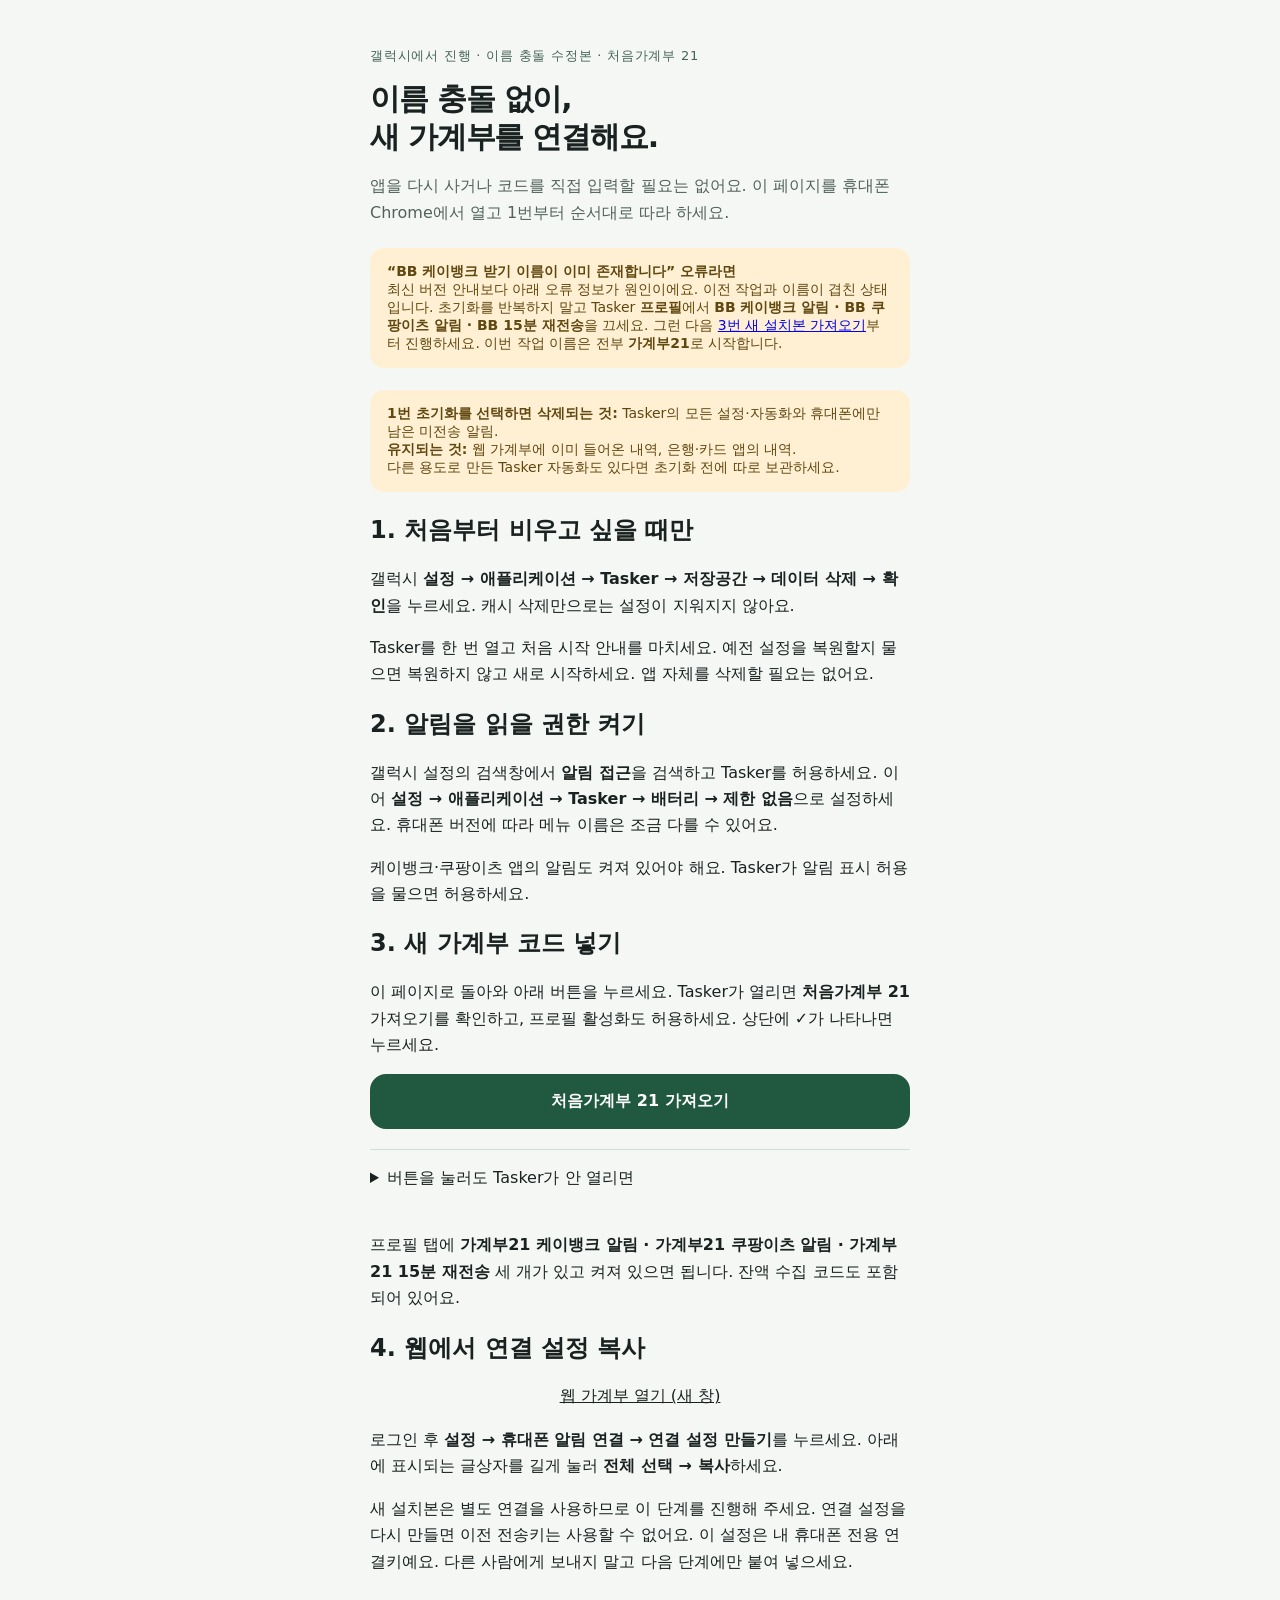
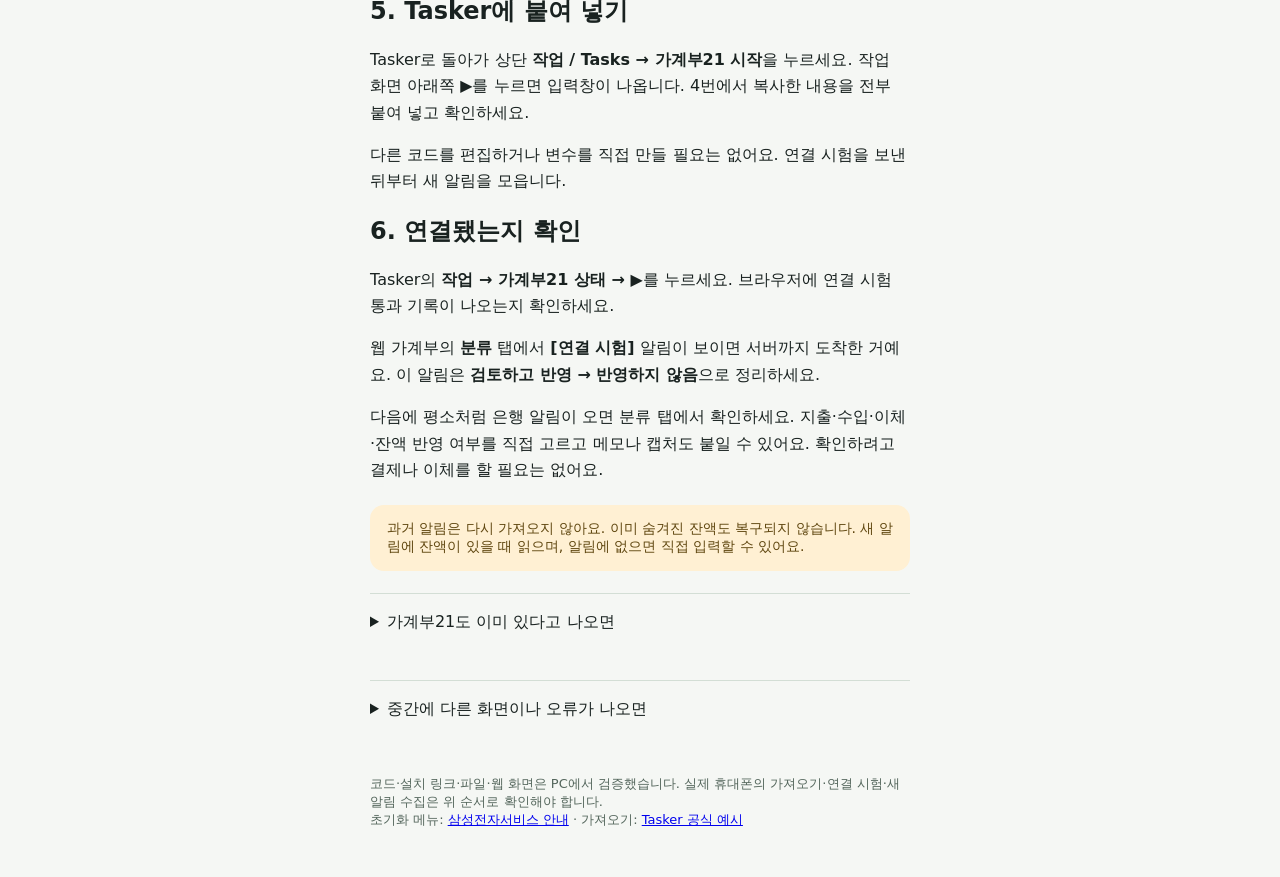
<file: artifacts/tasker-guide/reset.html>
<!doctype html>
<html lang="ko">
<head>
  <meta charset="utf-8">
  <meta name="viewport" content="width=device-width,initial-scale=1">
  <meta name="color-scheme" content="light dark">
  <title>가계부 · Tasker 처음부터 다시 설치</title>
  <link rel="icon" href="data:,">
  <style>
    :root {color-scheme:light dark;font-family:system-ui,-apple-system,"Segoe UI",sans-serif;color:light-dark(#192220,#e8efeb);background:light-dark(#f5f7f4,#151b18)}
    * {box-sizing:border-box} body {margin:0;padding:32px 20px 48px} main {max-width:540px;margin:auto}
    .eyebrow {color:light-dark(#446456,#a5c7b6);letter-spacing:.06em;font-size:13px}
    h1 {font-size:30px;line-height:1.25;font-weight:650;letter-spacing:-.04em;margin:14px 0 18px}
    p,li {line-height:1.65} .sub {color:light-dark(#51635b,#afc3b8)}
    .primary {display:block;background:light-dark(#215840,#a5debc);color:light-dark(#fff,#102a1d);padding:17px 18px;border-radius:16px;text-align:center;text-decoration:none;font-weight:650}
    .secondary {display:block;text-align:center;margin:18px 0;color:inherit;line-height:1.6}
    .status {padding:15px 17px;border-radius:14px;background:light-dark(#fff0d3,#3d3020);color:light-dark(#604710,#f6d69d);margin:22px 0;font-size:14px}
    ol {padding-left:24px} li {padding-left:5px;margin:16px 0} strong {font-weight:650}
    details {border-top:1px solid light-dark(#d3ded5,#3b4b40);padding:18px 0;margin-top:20px}
    summary {min-height:30px} code {font-size:14px;overflow-wrap:anywhere} a:focus-visible,summary:focus-visible {outline:3px solid light-dark(#1c6dba,#88c6ff);outline-offset:4px}
    footer {margin-top:28px;font-size:13px;color:light-dark(#54665c,#afc3b8)}
    @media(max-width:360px) {body{padding:22px 16px} h1{font-size:27px}}
  </style>
</head>
<body><main>
<p class="eyebrow">갤럭시에서 진행 · 이름 충돌 수정본 · 처음가계부 21</p>
<h1>이름 충돌 없이,<br>새 가계부를 연결해요.</h1>
<p class="sub">앱을 다시 사거나 코드를 직접 입력할 필요는 없어요. 이 페이지를 휴대폰 Chrome에서 열고 1번부터 순서대로 따라 하세요.</p>
<div class="status" id="duplicate-help"><strong>“BB 케이뱅크 받기 이름이 이미 존재합니다” 오류라면</strong><br>최신 버전 안내보다 아래 오류 정보가 원인이에요. 이전 작업과 이름이 겹친 상태입니다. 초기화를 반복하지 말고 Tasker <strong>프로필</strong>에서 <strong>BB 케이뱅크 알림 · BB 쿠팡이츠 알림 · BB 15분 재전송</strong>을 끄세요. 그런 다음 <a href="#install-step">3번 새 설치본 가져오기</a>부터 진행하세요. 이번 작업 이름은 전부 <strong>가계부21</strong>로 시작합니다.</div>
<div class="status"><strong>1번 초기화를 선택하면 삭제되는 것:</strong> Tasker의 모든 설정·자동화와 휴대폰에만 남은 미전송 알림.<br><strong>유지되는 것:</strong> 웹 가계부에 이미 들어온 내역, 은행·카드 앱의 내역.<br>다른 용도로 만든 Tasker 자동화도 있다면 초기화 전에 따로 보관하세요.</div>
<section><h2>1. 처음부터 비우고 싶을 때만</h2>
<p>갤럭시 <strong>설정 → 애플리케이션 → Tasker → 저장공간 → 데이터 삭제 → 확인</strong>을 누르세요. 캐시 삭제만으로는 설정이 지워지지 않아요.</p>
<p>Tasker를 한 번 열고 처음 시작 안내를 마치세요. 예전 설정을 복원할지 물으면 복원하지 않고 새로 시작하세요. 앱 자체를 삭제할 필요는 없어요.</p></section>
<section><h2>2. 알림을 읽을 권한 켜기</h2>
<p>갤럭시 설정의 검색창에서 <strong>알림 접근</strong>을 검색하고 Tasker를 허용하세요. 이어 <strong>설정 → 애플리케이션 → Tasker → 배터리 → 제한 없음</strong>으로 설정하세요. 휴대폰 버전에 따라 메뉴 이름은 조금 다를 수 있어요.</p>
<p>케이뱅크·쿠팡이츠 앱의 알림도 켜져 있어야 해요. Tasker가 알림 표시 허용을 물으면 허용하세요.</p></section>
<section id="install-step"><h2>3. 새 가계부 코드 넣기</h2>
<p>이 페이지로 돌아와 아래 버튼을 누르세요. Tasker가 열리면 <strong>처음가계부 21</strong> 가져오기를 확인하고, 프로필 활성화도 허용하세요. 상단에 ✓가 나타나면 누르세요.</p>
<a class="primary" id="import-reset" href="taskerproject://H4sIAAAAAAAAA+19fVMbV7rn/3yKY+7MlGRE6wVMEiFEObZn1jPZ2BvI1m4QoRr1ATq0ujvdLWzGooo4SooJ3IpzY2KcgBfvOLE95bur2MQmu8y9Vfko9091q+5X2Dpv3affBDgvldp7qigh9Xl/[base64]/5VzpsmbiFbi4XBakU2zQuabNvVSj54K5vm1eXFat1oSMvzsr58TXWWJLshWw76hGui8oomz0Otys+vkifPKvnzplmtTDkWG4zSY2SwWslPOVaorNSnbKRP2WifsnN9ysaiZZcpGWVr8ZVBsCJrE4OFwXy1kscUrlbydIOrSTtdOnanS+GdHknd6X/d723d9/YOvMP9X3yn60bTlPVFqWHMqxqUoOzYsZ3m5vcfcadHjt3pkfBOj6btdPGc+7wNvHtPvP229/F9usvTagMGm1ytLCxVh4uV/MJStbLQIG8b1YoFzWqpkkf/0PsVWasWz+HP6G3FIY2cpWrFIY2cRrWSR31zy8My6z1Yd9j63uO4SpcbsOo93fH2tvxJg1KxkscFFVNVbCzAcoi3c2TZ+GHFwUUlVFRCRaXCCHoZRS/n0MtYJY/r4Jmg8amQxdNwZHsZNR4k5CwxERk7J5u73r3PKNEQrxd9nq87qqGTHa47dEmvsINSLL3GDgrHIwWfR/JnwdSSbEEFzK8CZwkC25EdtQ40qCxCKwfIbQDsuqWajg1kXQFvGgoEDrQdWwJn8wOZhaZOppCxDMPJgQW57hjWahbcGADgd7Jp2ONNG3VsqXWHfB4fAKBu6LYDZFMFE6xJJosK1AWQcVZNaCyAhqE0NQgmJiZoR8Y8IiB5D34nN8xx/EIrSvC6aViOnY18BhNoHNQ31GwI0DSl15vKInSuLhk6vNxAtViltSwbfVEz5mVtekm1wRl/Bk1dgQuqDhU6iUm+Whk4S6qdAwFJTkaFq+cv/On8Hy5NgQlwBa9QWrAg/DPMoMYA4BtpTjccdUGty6jjMu0y5b4ihTncGEm11LYJEjDW1q5bEJ6mFS2eMywFWqzdtWvX/HZ1o0EeDgCwlh0fGAABxSyoyHVnGl53Mg687hD6AZDPg1KhNDZcLAyXxoB384n35WPv3i3gPVz3Nnfd+7ug29n19g69/W332QHodtbdb550Dzvu10fAe/CZu/mo98WGu/lAAt5Xt9wnh95eG3RfHLpb66it++yge7De295FNdh4md7Oofd8FwmC3s5h7+4OauPttnvbB6C3/cjb2AHevVve0wP3k9vAvfmo+/QRcD+7jbrI4j4s6DQtHVBuQqvhOBkxgr7oMxEuLYMp/BSvHExO0qrkFZ+NtRCt4HXHkuvO67Im63UYohfhq4bs1Jcg4v8ZSZJQuYQfnde0TN67d9vbvl+zz86U//3oy9nJmn02Mzw5U1Ny0uxQtmaf9b66NZlfzM6Ocz2uyFoTd6jDa2AKOuTIArBgWCDDDQrQ6SWjsymRk30m/+7wZGayXFOGWjXlRjE3spaZLOdqyo2RtexQ9jd5CYmWDG47U5zNZhkZ9aamjdOOyCwkWVEybzYb89Dy60sWNDW5DjP5XH4xFyZgls51bYBNhvZjq3+G+IgXE0ajcqphNHWHEpI0m50pUNLQNmQqkmpf1h24CK0MaZTlBdV/lp0lSZ63gzLNGZ8ApeLoK6OvjoyNvgIm2VhlfxLhXdcNqyFr6p8hvr8zqm42/W3HFMZPQKsF8BuJqvxkgZSArRY4QyWNaRmOgXhUWpLtK9f0q5ZhQstZleqypmWYZMrRzpZVXckGnZCHplxflhfhHLor8TCs1UzQaDZoRA8EKYNoEXOqwolY/mhw882/OyMP//n88DuF4dekufLw7I1irlh6dY2xTLi/bMp4+Gglj4VHCWpJjqU2MtlgmfihBvVFZwn8btEZB2OFQiFlmLpsOk0LKnNy2mihldWUG6NrwzXlRom+TuPXMvdak/AZeSe8XG4cbsVnfFb8vaqrDsxclB0ombJlw4R2XEN0qlHdhFqSY1yeukIFVBYvKlYp6CiPZPE3ezX7rPt0o7dz2PL2jnpfbnlfPkaPvm+7nXVaUJu/Mn21Nt9ynx142xtI7Pz9tvv5bl7ll4lFWyBInCXLuIYne8myDCtDKOpt7Hib+71tZkgAchl0O+vA23nidm67Xx94D9eBt/2Jt932vrwtcZKViQVy3C1oNzV03NmI9BCVQTEHGIuVIyycA4jRy9xJydHW/AEpJxyaHOCIWI7TlfWDyFDmr0iOMX3BV7Nq+mQg/Go6XSXlZ7Lba7xwmycXCGA7Sj/PMaE3MQF8tQdMRq8dbodAObGHcV82JfZ/JtQ/JyyZIsbmFxwkHfM3d2xjspe2wcfXF7r+Q3x8A6F7PGvhu9LbOzgFJ+Xz4KoFbWitQKxZG5a6qOqyBlaKwJRXNUNWwLUlqKNCCwLVBrrBlorEbV1rIt8MMDQF3TCWCm3JJyRPEnRN8GQL+I/TN+I6JJ0y5fXYprOphK44Ujd+J5nyagPqzkVLXnAy+DyEFREFFaDjhMyLpl2muwihYs9ZcEWF16gCSS+/MlpTDiiyA8v8HZ4DDdgwIo/qsv4WrBuWcum6CXUblhdkzYYhDifKFxPReIJSf4WMq1MOqREBM5MqmM5nTkBnxmGYFpIFZdvQAWvm/fXIfXJIJRZSKLtPO97+LnBvHnh3/tnb2wFe+4H7t4+8O7fch1tUAe5tHyDeA+6ztvtpG+vCz7Eu7P7j7d72ThKHUgYlhhBaRN578cj7eKvVu7vjPt9ouZ2d3t0desVEpG7yxHHzH16Q9t7eOvA+3OCmgnTw+3ux2WA1/N4OXaZ3dx24tzuofu/utrd3iHRs769HXvuw79T3Drx7t1re/7mFbIDOty33myfeV1vu57stb/8D95u/n2YduK8fXvR2dnsf7tEbBC/n+KVs7Hj3PvJ2j9z7u3gf7t1yP70L3M+/Taqetpje7S33fzzxPnmALsjOtvfJg1ZtyH9/ipX4HZGWmHe+utU93ADIZ/npXbQo9+YBcD/dwBbNzv9CC8Ms9yGiwp1b3Kp+eEHW7925dTqu2jvwnh60vI/vdw83TrkNTw9+eEEahunvPm+7X+8k0H/zAToq3sdbSLHYO3IfH4Dutx3EXt69j9z9r9GS2rvAe/iBt/+Zv40n4rB7H3UPN1re8138bw8ZhKdYTfdZ2/ufW2gWpAe8nu8P3M93OcZH5umz79xb+4CYlBveFwfAu4OsVzLrY/gvbe7dbzve/kbL23zQ23rU8nY2vP3tlvflbe/pP7e8zX30z91a7x52Wt72hnvzoOV2druHf2kRvm3RCe4dtciROM2ycVOsd91tu3/dcm/tsgOFDwk95O4tbiXUBkfCjYk1snLQ236M6HhaBsRknqnZ2Lg9m/E++d7bO8wg/RLPKTtJVxg8yfymResXhl+bzfILpqvlLtn8DKqEXnKzZ4mxnEyhfB6cB+SOQzeVoqJLLQd0wwEyUivVBRV532R9GTiWrNsyvlEl8CcITTD1X96gtxNYlB0IVB3Yq3pdClE/ev+hi85qwvG+54znQtD7qo3U750N/jwhft2+/8ML9+a+95DjVMSb7vN15FlhwnoXuP/04KQHq//55+f18qyCXTLHcQuv2ODJxPUaVbcdWXeIo4A3sqkmgZ+/nIGXmSzPFIqzNaVVmikMj8xmyzOF4XOzNYX9R04SibpIsshl8k5rZmh4NjNZLtSUVjHcCBcVR8uFgu9CIXP2PRpvym/yGpEir1IvDrb3cGXJ1tQ6zBRyoFjIgiG6pulCoYz/pEKh8E5I0cXuhqitqcir0iJ0kPc9k8X6N3oSsh7DAyHyxcePT5x+5mxZssT4tmFv0BXkfsxQzTQHsDfSDjlKaFmyAUELJeaoabVA+BF13RT4fSbhohZ1dDIblrVrQKu+JJMBQ54provzliWvSqqN/2fYpJNsesab/qxM0zJWYib9mfy0dNbnnppSU8roxWeThOax+QXSjO7BDUAVeWaPxTR5ZmHyVrUv/pADkSxNWlA1B1pkoWAC22X4fVzizjAHNKYtU/5DD+cCV/SsRCwoaJO+JVOTnQXDaiTIcnqYST1VSTMKuBasasgdVIj3TOoRWnHdmrKqhIQE1yTGiKSPumwpc6gdNdASlpFcEQ8b5tyE26w/[base64]/Xvv1UI2dNcxscv44mUZnlCcMh3b5DCfpoty5n3E/WO/JxN/OcDYqhxhM+KoYS3rsgMXDWs1WutkzOh2Ou7mE/f7dpQTP9zr3d31nwfTJH62OXbdBmRjTwIXKNYb/OMXRDvCQZYc53PNRfyfuZDzK8fpHmgEFN7MnwWXGvNQUaCCFPh4WF8CFwxdhzSQD+sWRKF2CwKoOxDF5g1dWwUG9hQCE4Wso5H348LMK7JF3IJgApiW0TAdyqT+ZKiN7D77zrv5BGn03p1O92kHuZ28/W3kKHCf3/XuPAFu+6/eLlPvazopB//28T+B3u6Bu7Xe+7Tj+99JF6gs1BtwH265nz/oHnbCtzinW/rOYswi2MOJdBmqQJKYl3/4yf6hZo61Ss8MWnHd0BfURTAB/jh15U0+/BGS7KQSUdOXHMe0y7V8LY9iTcjCG6pJdtOU52Ub1qS6Uctb0HZq+ZViLW+ZdfSxDtUVOIe3ZQ67BNmtSXqWoK6Yhqo78YgUrWA25zW1PrcMV/sFpvLvzpwffofMSppD0a9CbrTw2thaZLigt5AS+C4yVeXhhdkbY6PRJgpcUetwzjGWod5PN+3bSd1nYRTNi2uQyY51VV+RNVWhpAgZF/k8mMJCGHM/Yv0FFWqKDZo2B1eBOhIoTPKT7b7BSF6ObEEOBNQpx+jFBAhPjnICiXIgtNZyEgHoVY240JZXoAImKE6Ervv1ty/+4dJ0qXjl7enXr/y30LpRm/ebsIns+DOkcavFevH547dJPYBJMDMLyjy/43Y8v4fvZzwQti/wO16fnQClQuG4fcOtYtNHIYuUBV+48ubvL/8h1sJEF46BlGRwBrVutUgn8fXyHYBJIhpCKzY0hevYgnRfwARdom00ICc6WbSC3QLEqx/mZnQsk3Z5HKxx5yMTJiGnbrLF8bEt9tBnTn4U9ox2jrv3G4SOK9coeoz9BhEBExcUHH/49Ip4sBADWHBRtR1LpkCdFWMZ2iS0pSlgGa5K4E24AhHN32+qFol6kWq4GDgG8rOo5B4jxAqGuHTd1NS66mAFDlnlKCAGoQKVcnDvIW0Xec6wsYAfy/U6tnKMazoKlqFHaKpoNjzqxN8Cni4npXyK4PP76S/6+J5+FAcmj4d4MNgrABY02V56w9AXWegS37w4dNkmbvTNJ+7eEY1SUIes++y77ndPeHfZjvcFDS7dfITd1n5AJA6beuxuYmxV6FQHWiz7vEb/EyIsGNYlub6URIcYNk+KYF5IzXEMHuM2GW+h1aALd//3IYGaMnWEyoyhsKhjbq5uZxe5NN3OYxQq4ZQdtHhMQ7pk9+ZR9/st78vbkyy07q/X7+uw490/6D47At0Ojrcgr+T+9g8v2Md0rYuqW0fA3d7CHk7s/8T610YbhZ2Z4pUyNF0riht++RjN4PJF5Az1dve9h+u97Z3us/0cCgR5+21A3P/enQM0J197w572zrfenY+CnQUkzNfb3kHBFbdzu/svh4xVPvkuvP3ZyLazu4xQvSGbCVse4RiGgpRtW13UMzfWKOgiB26c4Or1mWItGo8/jzy6wwuaurjkUNUBNORVYDuqpgG5vqwb1zDyFcg6jbu/34S2I4GLBvbYI+thEQLVsTkdIIjKIzTvW00dSaKofl0qEt458LVe7tRGz2xiKxxP2XzQ++IvyBHPR+rwQ3TC3Q/23JvEGe9uPvA2d5GB4X7aDvvkARMJ65Gd9A995CDz+xmA547XZ7DU8jWY49UB4oXRlHTCeA/W3e/baP2+jfHhB70PcawJwTLWt7w7G77kYiRA5PnJSYCUC3QNXE5VdaYvTU1fvhhXdaCOcR0T4EygnHCawSnuCB88h/QkMplAKJJ7jwwWUBTNADcDE8fL2eBcMvwTD3+ivkzUfBgNPuwLWOyi141rGYQaozbbyFgQUghqYk+hJeuK0YhUpk6RUjbnTwLDq0jTGKqZWZIhqFV8gczCl2IdBMPwWCw/QBLBv+UIFouMOsOs283d3p2dWT+AFoRBt9vu5l1flqZE1COCNCLEQKJekKKXhm5as2kvsSvTB5JRxg3zUfSIc8qgDZ0/pB/4189f+NPbV9ke8DZHWjv+4OeI+k5MXnVhlZqU2WO64GVNrAti2BzTA39Cc5QoxzR569L5i/891W2R3m5q+vz021PhhiG2QUIt1FOyIkdrY4WA3AzP9ilogAi29rfdZ9/RkKz7fL3X7hBEDtXf2hjY8fCzFK3NhBZyzKG0j+NvsBw4l4s4SPt9wrAs/19CGYnkIW9hfQlk5pjQSiOE75ny9te9e18naq/[base64]/yijyF8QeA2UZvqPOWjNhJM+qyRtDlwyoBib1nS+B80zHApeuqUwao+unTrejGMP8zv1tpYoOvFPcYEsAhdkJGi9A2RLrm4u5h7yFOScHPwzxAJyqrc2gQO32Wfg3/uCOOiOn0YSFORkxNA+rdvY1dLofryPOFAu57f0dml/u3/9v7YiMJkkkpQfqNoop1h4FHOEGInybobPj5ca7coE6SK3ct20+K++ETjjq4K//E+Jj18NdhU4fuhx947UNASIRRvg/vuTd3EAAdW8nIdertt1E5DochryFFajHLFYHFMCAchx/ubSAfyuODANTtg8rZVMEQiPggbOi8gU4KnShlVYyyU8KKdCG02jh0NmTDI270AQG+b90xrUYfwAy3h2EuIy2z2PeO+wjudMovLFyPb8uiv20B7+AKKHaiwOs5IGtajI9CdvvxOgYxS2kgOPa8viRb550MNWFJ69/GO5E1TcJTurLAHAkTOHqqwOs+C6ax3NrAS8F+A8gvAfIkwX59bvlJEb+nwQXjeCkOlJ4U+juDsQQUZ3RyqC96GWBw3NPn9f1cWX0vldOXjKsMvvic5s0Q3y5ywiIw1Od7wOsc+ThTCsLE8HvekZeCmUwNi/JD4VSU9nFdMX7up8mENiOcZODbnpF7K54N/COyXW/0WXIUkxrPtH505O2v0yzpPijU00LCE+HgPxZdffKLoehPHsNnB/gkknQ9DgtGovdlw/BkXJ4MT8ZFBJ6M37IH/[base64]/8oOEYXhdfSpxOsZRDrxh/RhvA9gnKoIUVJY0kX1VVolI6vns3Gb71wBXwNgBIGXP3EYOSEHcE8VGByLWFHQj5ArtyPYPWp07S0fsVLUEbKUKzKKTHTv3JIXRp6OY5hO4mbHQ/DI/SyHFT2F8G3oTNnl2v5Wh4FJpE7YKgm2U1TnpdtWJPqRi1vQdup5VeKtbxl1tHHOlRX4BzmUMI4EWAc1BXTUJl6F0QVabHZnNfU+twyXO0Xw8y/O3N++B0yJ2lueHYoMkjQiz9Mf7ieAlfUOpxzjGWo/0i0Hkbl7cdBeycALVL4wEvDCtlaMdPMFGYj1dNTKPqtD+lI+226HuRrJWzsO5APEDQEOS2IYw97K8hagXfnY8zqyF+OmyN/BzkMKY6Ll8Mjs/Xi1nGhRcIY7AFXhwitCGNy5VGpdcHQHag7w9OrJizLpqnRAEj+PdvQa7psqstwlcZuwFCcpbmuqcyNwCZvmIQFywlsmQMmWVQZv67xiw2J+CKTmQRFGbkQqYci8ToaAkWMYfwRKEae632c4jEclHI2fODizwpZDKMLi1F04cgrDF3IdVWgXRVQT/2mdcHQFRX1/4Zqk9bqwiD3GD+qB2DFirZkV3/LbWolj55UDBN9FathVivWkl0tVPLoXyXv98O/R0Olrq8UWd/IiI+etGEVhxUreRtWK683dUWDwYKrlf8qazb+vCJrmIKkSogwRZ72HGFK/gp/Gxy9+LaOxKrRExivOholNVd2LtYNOm3xemN9+nilD4e9Slc5Uoiw2Gs8X/BkKaQVFNMKSnxBymaOnB4K+1ZTB/KCAy3wn6anr4K34PtNaDt8MB4i0W9L4E24Ai1gwYaxAoGsg6Yu15d14xrGzSrENo0omnJ9+fR65ik1QKr4U/FFdYcE26AfnjWhehkUfJWRlaDPROFnTxIT4jizJc3gDqokpcTh+44XuFTL8+9BG+rO5XiuYHDDHZMv6FeMx/mx0wYRgFoiBaQ+kAc4G2SEPDnjU6DV8qkhGcuYzCgU42tZdK58tRAAjpRHNVmmpR+nyIZU/ED9mZmNqrE/v3b+8mkR8ZyyEJ6EZSOGlBaOdgRTnOWvf/7ghW//X/DqHP0x0oiTLdigvaJrq0AmrgYklTDIKFQNxzWgLs9r0GbgstOm4XJxLo6S6XZHYiWWtUK3L40vqLYUcuqHOK8MkArU7rjtF91nR4BLtqJ607EmRNKCjhMSnIciqUXiKZy+NDV9+WIschJNF2O64OZu784OPlTbbe/hB8Brf9t99h1vAOwwuyH0NfU4rYUaVWzlLBMVFM8hsMRDhHgH7uYDb3MXDeR+2u5tP3Y3MRA+RBk+FspsjNNslftww3u47j78C8t9I6tgEhUMgbT0wGjKxy+9MT+Dp+AnzoXjE4DT9oR8FwDdkkQjtn97njQR1Px4YrKj1951n7ZBiInppp8hFs1ugML9rPviCHSfb/W2d/E5vbOBwWs7OIkaWb9BctffHnl7/xjn0F8iOyssr8/9ikwdub78U1s6Y1FLp3Dc6tLsmASCR+uPpDwfPYEW/0psH8697EwTLS66P8fl6J3zc/TOpfxsCAFwkq8ZOH2e3q+W/lGTf7RUZDM9hRF8QntbZCuKbEWRrSiyFUW2oshWFNmKIltRZCuKbEUgshVFtqLIVhTZiiJbUWQrimxFka0oshVFtqLIVhTZiiJbUWQrimxFka0oshVFtqLIVhTZiiJb8Rf/qRT6Axn///xICqcsy+qcbJpz1PFNtGbcDz2AJAWy1UqvmBZ8prO5wYOqSHrIsT9fQV0Dmw96X/wlJR8kgEeLX3wRv/gifvFF/OKL+MUX8Ysv4hdfxC++iF98Eb/4In7x5dfwiy9jPpp8LAVNjpdwehj5udFX+gKo/eRpbKEnpxkHyydfcJHPLy7OG8ayZMqL0EZJ93nZclSEgrbzDrYXhhebqgLziiov6oYNpSWnof3DykQJ38XBqZogwOw5nESLyzDXT6j6iqwhH2PDHNdk25lo6iiRTccPZGcifRteCunOPT/[base64]/0t/U82pezuZ0hLjhgSu4hL0iCWSOALzIaIOViP+w2uy6oS4OYhXhS7ZNe5QEKUinT8D7kxJM09YyUmSzAn/JirZHOnDyrbmK9v+rKlBEfqSJ3zmo+v1D/YUjV0lbQGft+pbGOi6AYHZTK8dXmDISf4j9r0DyKESjEvSFTL5d1PTYTOngE5nf5MP5A8Me8j7IKZRVZKKwNX3TTVWGsFHT9D8eVREOSJEGVRGV08IQiuPD4RwLDwtmPWdYLWU+YNQyMaGUuYQswfUPkn/J9AW+41K7VqmmvQbmZN0P+X3+dDJhWeFhcRLTorm5D74LLFrJOZil6MFaW4ZeZygwfnXMifwhvzj4Wt0fjV6lkNVsIrn18CzCpXLXCnUkUb19luXLxgN09CRs0UmZhjVM0jNH6ep+qOR9f8sXw5R7KdKxvIg0S9BvowaHzE8Bsh/aF2UHbk68P8AgE1WC1cFAQA=">처음가계부 21 가져오기</a>
<details><summary>버튼을 눌러도 Tasker가 안 열리면</summary>
<a class="secondary" id="download-reset" href="[data-uri]" download="Budget-Clean-21.prj.xml">설치 파일 받기 · Budget-Clean-21.prj.xml</a>
<p>Tasker 화면 맨 아래 <strong>집 아이콘 또는 프로젝트 이름</strong>을 길게 누르고 <strong>Import / 가져오기</strong>를 선택하세요. 다운로드 폴더의 <strong>Budget-Clean-21.prj.xml</strong>을 고르세요.</p></details>
<p>프로필 탭에 <strong>가계부21 케이뱅크 알림 · 가계부21 쿠팡이츠 알림 · 가계부21 15분 재전송</strong> 세 개가 있고 켜져 있으면 됩니다. 잔액 수집 코드도 포함되어 있어요.</p></section>
<section><h2>4. 웹에서 연결 설정 복사</h2>
<a class="secondary" href="../../" target="_blank" rel="noopener">웹 가계부 열기 (새 창)</a>
<p>로그인 후 <strong>설정 → 휴대폰 알림 연결 → 연결 설정 만들기</strong>를 누르세요. 아래에 표시되는 글상자를 길게 눌러 <strong>전체 선택 → 복사</strong>하세요.</p>
<p>새 설치본은 별도 연결을 사용하므로 이 단계를 진행해 주세요. 연결 설정을 다시 만들면 이전 전송키는 사용할 수 없어요. 이 설정은 내 휴대폰 전용 연결키예요. 다른 사람에게 보내지 말고 다음 단계에만 붙여 넣으세요.</p></section>
<section><h2>5. Tasker에 붙여 넣기</h2>
<p>Tasker로 돌아가 상단 <strong>작업 / Tasks → 가계부21 시작</strong>을 누르세요. 작업 화면 아래쪽 <strong>▶</strong>를 누르면 입력창이 나옵니다. 4번에서 복사한 내용을 전부 붙여 넣고 확인하세요.</p>
<p>다른 코드를 편집하거나 변수를 직접 만들 필요는 없어요. 연결 시험을 보낸 뒤부터 새 알림을 모읍니다.</p></section>
<section><h2>6. 연결됐는지 확인</h2>
<p>Tasker의 <strong>작업 → 가계부21 상태 → ▶</strong>를 누르세요. 브라우저에 연결 시험 통과 기록이 나오는지 확인하세요.</p>
<p>웹 가계부의 <strong>분류</strong> 탭에서 <strong>[연결 시험]</strong> 알림이 보이면 서버까지 도착한 거예요. 이 알림은 <strong>검토하고 반영 → 반영하지 않음</strong>으로 정리하세요.</p>
<p>다음에 평소처럼 은행 알림이 오면 분류 탭에서 확인하세요. 지출·수입·이체·잔액 반영 여부를 직접 고르고 메모나 캡처도 붙일 수 있어요. 확인하려고 결제나 이체를 할 필요는 없어요.</p></section>
<div class="status">과거 알림은 다시 가져오지 않아요. 이미 숨겨진 잔액도 복구되지 않습니다. 새 알림에 잔액이 있을 때 읽으며, 알림에 없으면 직접 입력할 수 있어요.</div>
<details><summary>가계부21도 이미 있다고 나오면</summary><p>가져오기 버튼을 반복해서 누르지 말고 Tasker의 작업 탭에 <strong>가계부21 시작</strong>과 <strong>가계부21 상태</strong>가 있는지 확인하세요. 있다면 4번부터 연결을 진행하세요. 없다면 작업 탭 화면을 보여주세요.</p></details>
<details><summary>중간에 다른 화면이나 오류가 나오면</summary><p>멈춘 단계 번호와 오류 화면을 알려주세요. 연결키가 들어 있는 글상자는 캡처에서 가려 주세요. 예전 수정판·복원판을 추가로 설치하지 않아도 됩니다.</p></details>
<footer>코드·설치 링크·파일·웹 화면은 PC에서 검증했습니다. 실제 휴대폰의 가져오기·연결 시험·새 알림 수집은 위 순서로 확인해야 합니다.<br>초기화 메뉴: <a href="https://www.samsungsvc.co.kr/solution/39985">삼성전자서비스 안내</a> · 가져오기: <a href="https://tasker.joaoapps.com/import/import.html">Tasker 공식 예시</a></footer>
</main></body></html>
</file>
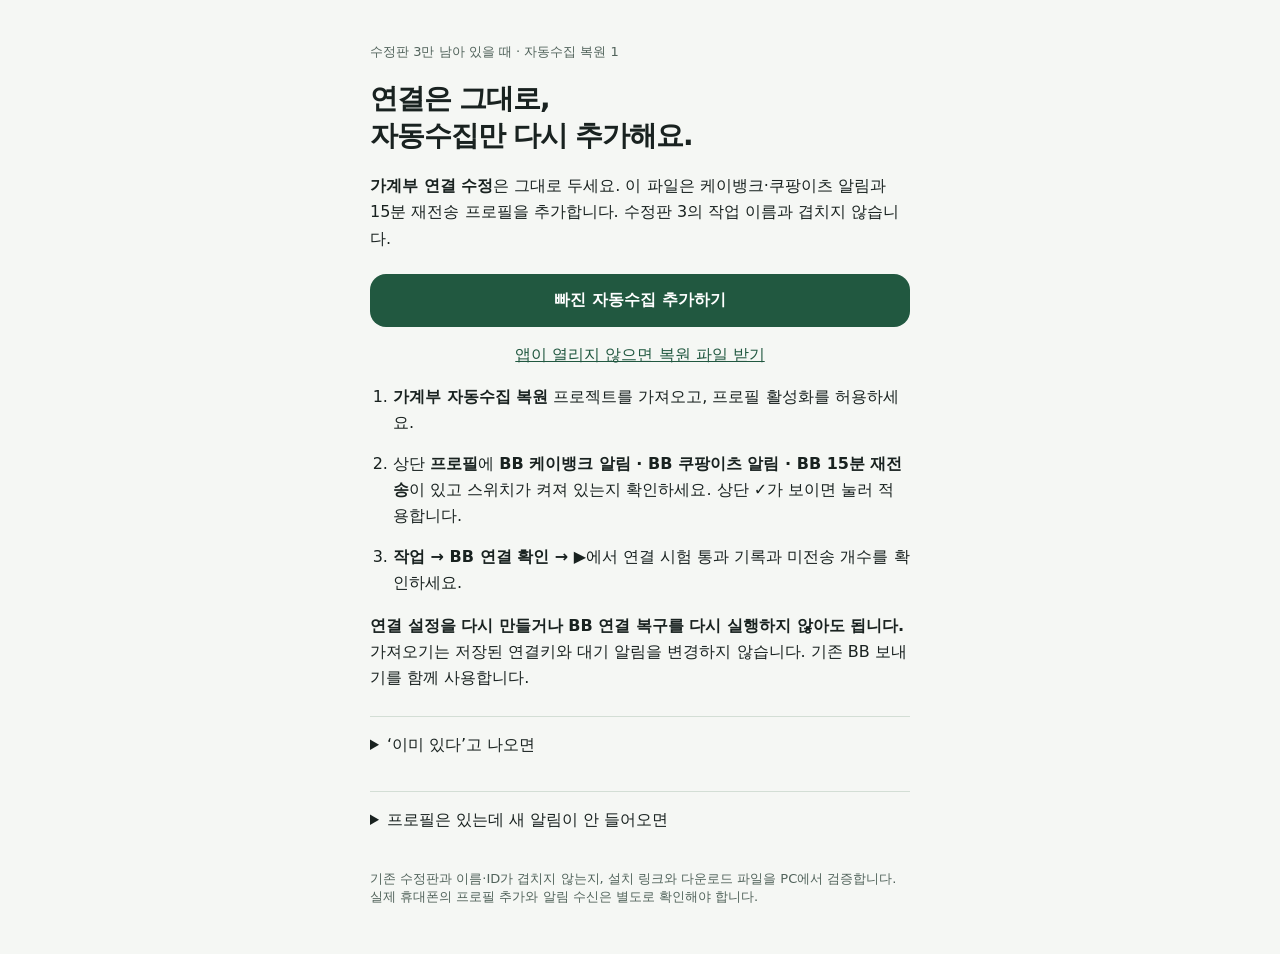
<file: artifacts/tasker-guide/restore.html>
<!doctype html>
<html lang="ko">
<head>
  <meta charset="utf-8"><meta name="viewport" content="width=device-width,initial-scale=1">
  <meta name="referrer" content="no-referrer"><meta name="color-scheme" content="light dark">
  <link rel="icon" href="data:,"><title>가계부 · 자동수집 복원</title>
  <style>
    :root{color-scheme:light dark;font-family:system-ui,-apple-system,"Segoe UI",sans-serif;color:light-dark(#192220,#e8efeb);background:light-dark(#f5f7f4,#151b18)}
    *{box-sizing:border-box}body{margin:0;padding:28px 20px 48px}main{max-width:540px;margin:auto}h1{font-size:28px;line-height:1.3;letter-spacing:-.04em}p,li{line-height:1.65}a{color:light-dark(#215840,#a5debc);overflow-wrap:anywhere}a:focus-visible,summary:focus-visible{outline:3px solid light-dark(#1c6dba,#88c6ff);outline-offset:4px}.label,footer{color:light-dark(#51635b,#afc3b8);font-size:13px}.primary{display:block;background:light-dark(#215840,#a5debc);color:light-dark(#fff,#102a1d);padding:16px;border-radius:16px;text-align:center;text-decoration:none;font-weight:650;margin:22px 0 14px}.secondary{display:block;text-align:center;margin:18px 0}li{margin:14px 0}ol{padding-left:23px}details{margin-top:24px;padding-top:18px;border-top:1px solid light-dark(#d3ded5,#3b4b40)}summary{min-height:32px}footer{margin-top:28px}
  </style>
</head>
<body><main>
  <p class="label">수정판 3만 남아 있을 때 · 자동수집 복원 1</p>
  <h1>연결은 그대로,<br>자동수집만 다시 추가해요.</h1>
  <p><strong>가계부 연결 수정</strong>은 그대로 두세요. 이 파일은 케이뱅크·쿠팡이츠 알림과 15분 재전송 프로필을 추가합니다. 수정판 3의 작업 이름과 겹치지 않습니다.</p>
  <a class="primary" id="import-restore" href="taskerproject://H4sIAAAAAAAAA+1cbW8bR5L+rl9RFvYCUqaGL5KchKIoyLETZDdn+1bK4S6iIrQ4TWri4Qx3ZihbMQUoNhNoYx2inKVYtkWdfFFie6Fd0DbXVu4UHOCfo2ni/sKh34YzfJHsfMge7gYwKLK7q7uquqq6uvqBM5PXSzosYcvWTGNiMKkkBgEbeVPVjOLE4Mcz7w+/MziZHcjMIPsqti4gB4FtTQwOgrqkTQwmB8FZmhg8p4woyZHB7EDmimUWNB2zMWXLLIwlE8lBWMITg6nBbKago6KdHU1k4vxbRlOzdEQmrqnZTElTE9mxVCKVibOvGaOEs+fPAzlaJfWm+/TL1hcHQLbW3R+PMnHal7m4hA2HrZU3jUR7nbyp4uzouWQmzr5lypaWTWTi9E9mqlxmFMgqJgazGVQuv6cj285m4u2vqFy+crWYzZsl5eoCMq5e05xFxS4hy6G/2Ejan9HRAtazfv4ycd6WiU+Vy9nMtGPJxYQaRgazmfi0YwX6Uif0jZzQN3pC39gJfec6+z4UakRW8e1BWEL6xGBiMJ7NxJmGs5m42NfeO5w6dYdTwR0e6dzh/9prrT8k9SY53PvVdzhvVsrIKColc0HTsYKRY3ftsI+//5c7PHLqDo/4d3g0Mdqxw8kx90UNyO4B2auRrx6K3Z3RSri9udlMYTE7nMzEC4vZTKHEv5ayGQuXs6lMnP6h35eQnk2Osd/0a8bhRM5iNuNwIqeUzcTp3J1ifYbzjhTrM581GaiEs8eN1ePnNffFKpDdDfebe2Rtmzz6FtznfyUPNjJxNiZT1lSbhawYteoYF5w1ZhzWlaKtqcQI/[base64]/nt8ACBvGrYDqKzBhCSJRGmHVoCIs1zGZgFKplrRMUxMTIiJzAWqUP4d3kKl8jj7EAMVfL1sWo4d7fgNE3QdOjfWbQyUTeV8RS1i58qiaeAPS3SUHLQSlasXdXMB6TOLmg1nPA4qhooLmoFVwcSkf1ganEXNjkFbJa+nhStT7/[base64]/S2j4kL3ZofGhtH7bubVMaslNrbTWhtfWYrG3TuEGeNd2vN8G9+fj42WNwv92kU0TZHBZ2KpYBwpqoND5LpoZgFD0jYr1pmGatTHKYnBRD+SfzjZWArvB1x0J55zzSkZHHAX1xuyohJ7+Iqf3PKopC+xXWNKXrkTjZ3SRbD3P20Gz6v4/[base64]/UP09chYVtGC3+3RnfAJSydG3R98ZOTf6NkzKtdIeE8FdN0yrhHTtc8wO8ohmlCvetjMNsxaoVoF9UUSqzwUUCqxW4YyINGXLdExqo8oisi9fM65YZhlbzrKSR7oekZEpJia7qhlqtD0Jbyyj/FVUxPP0xGTLSKrZNtFcm0g4BO/DVIh5TfWFWL9r+PiNfzqLhj+fGv4kMfyuMp8enruRjCVT76xIkwnOF+2zHnOt3muxVdqjFMfSSpFoW0zWqGOj6CzCW0VnHM4lEok+y+RR2alYWJ1H/VYLSJZTb4yuDOfUGynxOcM+077PnMJ85JOguL51fBKf8Uzxfc3QHBy5gByslJFl4x50PkLq1XRsj1GKY344fVkEqCgTqmtQe6I4jcU/1nP2kPtsrbV9WCX1o9b9dXL/CW36qeY2VkVHbuHyzJXcQtV93iRbazTs/Lzp3tmJa34xWWhrBxJn0TKvMWYvWpZpRbhGaf52e6+1JW8UwA+D48YqkO0Dt7Hp/tAkj1aBbH1Ntmrk/qbii6wyLHB3t7Bd0am7yxWFE6UhGQNpYukOE44BNfS0z1NigtrvIOkeThMDnxLT3XqV81A1pP1HpM8wvcCXs3LGZDv45QwhpbBnvtsr/uC2wA8QkDsqfs/LoDcxAV7aA5Odx45vhyDdc4ZxLzb1nP9MYH5fsJSJmOSv7UgGs2+f23bFXkHD3NcLul4jc9920D3dtNhZSerNN7CkeByuWNjG1hJmmbVpaUXNQDosJaGMlnUTqXBtERu008Kg2WCYUlQabvN6hdZkwNRVesJYGrYVT5F+ldBjwq+2tv358o3uHFKwLGy9a9MlK4Ejjo/tPpPKaLmEDeeChQpOhPlDMBFRaQd1J3q9qNhpsYsYq/a8hZc0fE0kkOLwS1OZYqAiB6f9Z3gMSrhkdjTlkfF7nDct9eL1MjZsnC4g3cYBC+fJlwzRjEHl5ITMNyYdSCPaxsyHMD2feQ09SwtjulAsjGzTAElGvj9yDw5FxKIJ5fGzBtnbAfdmk9z9M6lvA6ntu3/6ktzdcB+tiwS4tdWktgfu85r7TY3lwi9YLuz+y2Zra7uXhQoD5RchKkScvHxMvlqvtu5tuy/Wqm5ju3VvWxwxHVG3N+OM/NVLTk/qq0BurflYoTn4w3oXNywN390WYpJ7q+BuNuj41r0tUj+kOTb5/ojUDk9kvd4kuxtV8h8b9A7QeFp1fzwgD9bdOztVsveF++PPbyIHm+vVy9b2TutWXZwgTJzTRVnbJrtfkp0j9+EO2wdWTQD3ztNew/sJ09pcd//tgHy9Tw/Ixhb5er+aO+t9fwNJvIk4JbOdBxvHh2tASwvf3KNCuTeb4H6zxm4023+hgjGTu0W1cHfDJ9Wrl1x+cnfjzayq3iTPmlXy1cPjw7U33IZnzVcvOWFQ/+6LmvvDdg/9396nrkK+WqeJRf3IfdKE46cNal5k90t37wcqUm0HyKMvyN633ja+loXtfnl8uFYlL3bYnzq9EL6BNMfPa+Tf1ykXfAYmz09N986Oz/Dp9fT5X92NPeBXyjXyXRPIXXp75VyfYn/9eD9+2iB7a1Vye7+1/rhKttfI3laV3N8kz/5cJbf36B93ffX4sFElW2vuzWbVbewcH/6xyu22KhisH1W5S7yJ2IyU5V33au736+7GjnQo5iTCyd0NnyTiDk6DmwxrXHJobT2henxTA2Rqns3Z7HI7FCFf/0TqhxGaXzKeopNCwnZL5DdVMT4x/O5c1C+wkNZ3yMZn6SD6EZsb4pfl3hqKx2EK+BlHTypVo4daDAzTAUTTSq2g0eobMq6CYyHDRuxEVeB3GJdh+h8+EqcTFJGDQTPAXjbySkD7necfPeisCh4/0c/8VgitBzWafm+v+f2J2uvWw1cv3Zt75JHPUqltui9WaWVFBusdcP91/3Ud62T/9/P1y02FlWROsxZ/YsOY6c5rNMN2kOHwQoH/ki0yCdb+yy54kcn0bCI5l1OrqdnE8MhcND2bGB6by6nyLy2SKKJEEqUlk0+qs2eH5yKT6UROrSaDRKwrOZpOJLwSCufZq2hcQpf8GZGKlkUVh9332GDF1rU8jiRikExE4ayQaSaRSLN/SiKR+CSQ6LJyQ+ddU0XLShE7tBwfibL8m7YEbo/Bhaj6utfvZlz89t1luYjd28aqQZdp+TEiMtMYsGqkHSiUiL7eFwjRqchCTbUKwSZRukn495m/G1VFoVPeYSVdCVv5RcQXDFSmfFNMWRZaVjSb/Y1Ipnvd6aVtelyVy5a51HWlPxOfUYY868mpOTVNPzwz6UHexV87mok9uAEikZf3sa5MXt4w/bdqL/zRAiIXTSlouoMtLihMsHsZ+94dcWdlAZrpVib/[base64]//7t+hKB7r8BylfTnNwifp1jwCmsL4oTILvp/R8+kM4vqygspZTfZAOkzUtSMNsQHhaJqDVeqaEWNDDbce0cP+bv39Q8OofA0XhzMtqthTivGnqGBlR5TNTM0TNCF69BFl6axfn7LPt0pzX7Z177ySigbNOhl1pF7/U4LnGhdHJTQ7aaf9QLquPbH5W95ThLwbSrNIdZsYLNZIyjxxcNK3lzlGvZ4xuo+HePnB/qnVa4q16696O195mk9fZ5uVx21abbGmXQFne4Llf+7Uj+MgS89VcYx31z1ig+BXz5R50Bfq8GQk+By8hCxbY6/M8r9HBW3+omE6vyhFrHx9wrGVBlzeNglaECfjt9OVLIgni788RPvj8xxc+uDjz3uVL73/4AW9hyQP/SotqonF8gIc1Ph9NE/hXJW8aBmbc0keZahV6TP/7i1MX/lnOTkNYL1oZ1ca5wLjAnK7XdJc/njl/+Z88xuJDEnXwW7SEphnyAOSt6CNtwULUkHQzj3Qo0/f7YY094Cuf2QpMVRwTLl7XnDTQ4UF8wmmP8ZRRsSWy8uzfp34Bwz+ou1ZIJxXlx84uugUdU/te3IN1QzoNbw/uvmAUafN0Ebs/l94Iz9GpNXRl88HwzVeMRvuUxVv3Nlmx5XCV1rzoU3v9Z3rhcv/0n63vaB2jqzQuNMHnVUqo7NsebDgSNuILgay1R7bG2k8r4rbH9CrirkRPit/ew4lPO2wqz1usknweCMDZRCn31hekdghcRfTlwH20697cJvc3J9n9mBZNyV6N9rOHMFovpDdbWvEVd9Z6jdV/7z9hDw+7a7R68qQJvORK77b8jp0zJKtwFjqqDzZ2PqKeIhgVpvqHCq7IwC8Po0RAWvC8Vybxgds7tUYPCuBV1Z2yVToBKuPbw6CVccooq7qzOdqnubAX+VDPzsmkt21t22ED6KuJiq/HAOl6lx0FbuynZxf8QiqegLva84vImnIi4vLKqf+uexKk6wpj6XJBlhAm2Lupiq97JtjP5FZE8GDPDDABXYglpQMJILZGvFQmBYRHPlaKmwcLmJ61sLu0YV6L0OddcTsfOde++7dHspTeQoZqljoGi11JRV9vFGeLvZSyJ9Lg42i3kB6WgKEIBMLI91rqlTA6Xqhj/LWUfgiYkQiiaAmrvoOICRg4iNpbQMczX4EJOMMJq1U5Q3vju6lhEmbnIO0P1IzKA7h1xFm2CDup2Tf/tXICUomEtOaCjuzFj0yjKPj2QRgZzBJ4RZeWXikE6k4dSONIxGEgdxvHzxo0MLVu7fjLd90FOxmtez+G+pcid5s0Tp0ylbTlk/IX30aI/EUcgN59s+PE6sxg4p/SciwaLszdODfqwUL65TU9Cxy9Bfa0LB8ShCJr+2Rvi0Xpx0dkbxXcR+vunX1Wvu+nBP5mGGSmd/5EKbgxlCv2onhUpY02dj442XZjXL08tGkFaV6S+jUPhKTH+ko0IhLG07I3Fg55rheFMrZokk+TOUlxXpxwx4cN3hKDsZjITmXDSb/Yy673p0cf5ZZeN/KLEJmP0ht1W1s+pqdnpmY+ng6uIZ/[base64]/1wKOux5qQ7xxiDcO8cYh3jjEG4d44xBvHOKNQ7xxiDcO8cYh3vgX4I3HPLzxWBBvzJMVnqX0QhqfjC4eSUhwsY+1hP+/t/a1J/uIkuozfqRP+2jgv8+WkgcZTXYwOpry/qfy8xVDFf+5tvgPyv8R6Tb7vYR0Nicf0nfyVIixDjHWIcY6xFiHGOsQYx1irEOMdYixDjHW4iUnxFiHGOsQYx1irEOMdYixDjHWIcY6xFiHGOsQYx1irEOMdYixDjHWIcY6xFiHGOsQYx1irEOM9d8OYy3wtf830NW+RBlp86hcnhdFb54xs3mE87HvdNW+A/s9PAtubvgBaBw0cyryVZQFbu+3vvtjH2CMEAVWQqh4CBUPoeIhVDyEiodQ8RAqHkLFQ6h4CBUPoeK/KlR8NDEqoOKjidEgVJy/uJLdA+7Vb44WPw0n/bexgl9FyXF+T7mAHJQd+B/Lwj3y840AAA==">빠진 자동수집 추가하기</a>
  <a class="secondary" id="download-restore" href="[data-uri]" download="Budget-Capture.prj.xml">앱이 열리지 않으면 복원 파일 받기</a>
  <ol>
    <li><strong>가계부 자동수집 복원</strong> 프로젝트를 가져오고, 프로필 활성화를 허용하세요.</li>
    <li>상단 <strong>프로필</strong>에 <strong>BB 케이뱅크 알림 · BB 쿠팡이츠 알림 · BB 15분 재전송</strong>이 있고 스위치가 켜져 있는지 확인하세요. 상단 ✓가 보이면 눌러 적용합니다.</li>
    <li><strong>작업 → BB 연결 확인 → ▶</strong>에서 연결 시험 통과 기록과 미전송 개수를 확인하세요.</li>
  </ol>
  <p><strong>연결 설정을 다시 만들거나 BB 연결 복구를 다시 실행하지 않아도 됩니다.</strong> 가져오기는 저장된 연결키와 대기 알림을 변경하지 않습니다. 기존 BB 보내기를 함께 사용합니다.</p>
  <details><summary>‘이미 있다’고 나오면</summary><p>삭제하지 말고 어떤 이름이 이미 있다고 나오는지 알려주세요. 이 파일은 수정판 3만 남은 경우에 한 번 추가하는 용도입니다.</p></details>
  <details><summary>프로필은 있는데 새 알림이 안 들어오면</summary><p>갤럭시 설정에서 Tasker의 알림 접근을 허용하고 배터리를 제한 없음으로 설정하세요. 케이뱅크·쿠팡이츠 앱의 알림도 켜져 있어야 합니다. 복원 이후 새로 뜬 알림을 수집하며 과거 알림을 다시 읽지는 않습니다. 확인만을 위해 결제하거나 이체할 필요는 없습니다.</p></details>
  <footer>기존 수정판과 이름·ID가 겹치지 않는지, 설치 링크와 다운로드 파일을 PC에서 검증합니다. 실제 휴대폰의 프로필 추가와 알림 수신은 별도로 확인해야 합니다.</footer>
</main></body></html>
</file>
